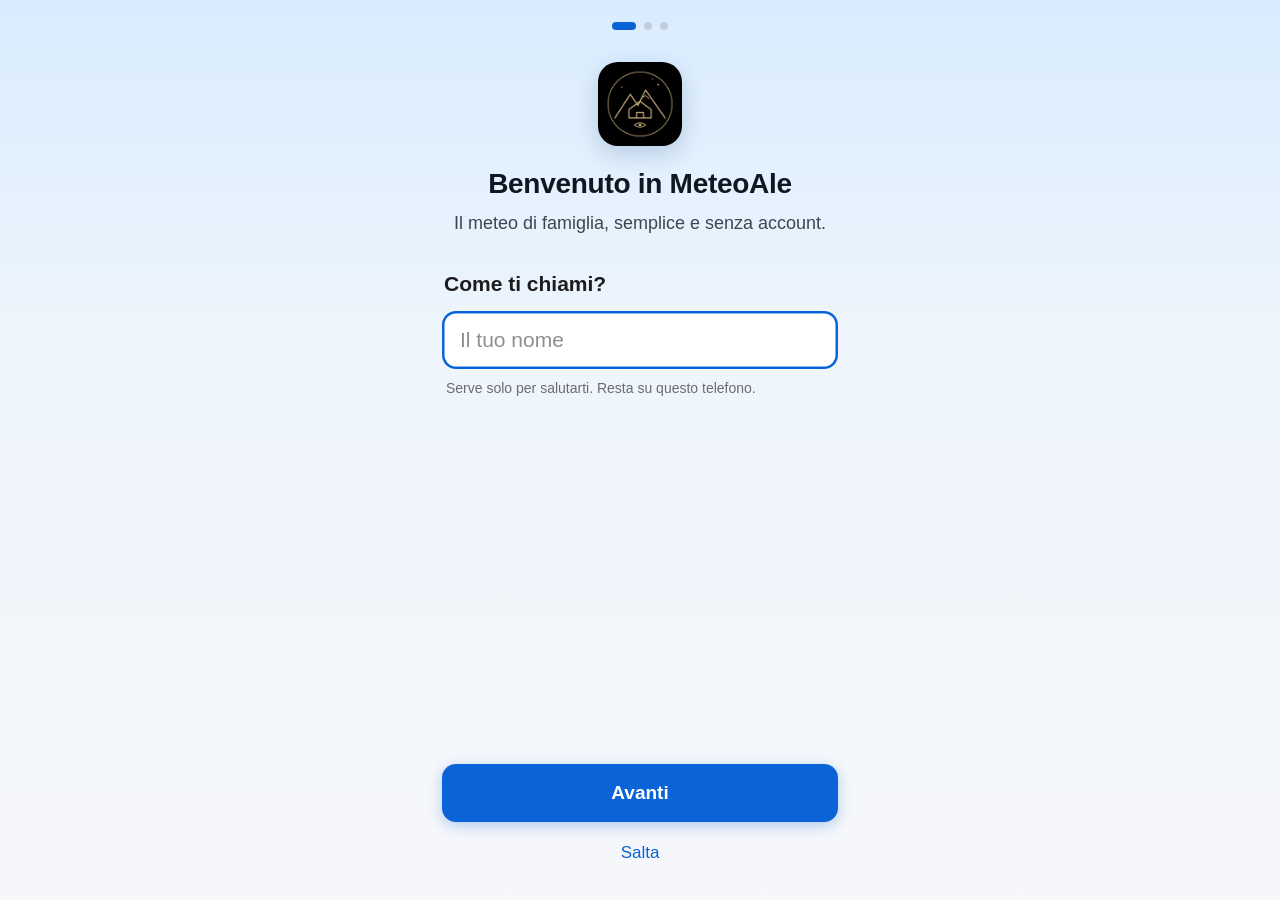
<file: index.html>
<!DOCTYPE html>
<html lang="it" data-stile="classico">
<head>
<meta charset="utf-8">
<meta name="viewport" content="width=device-width, initial-scale=1, viewport-fit=cover">
<meta name="theme-color" content="#000000">
<meta name="apple-mobile-web-app-capable" content="yes">
<meta name="mobile-web-app-capable" content="yes">
<meta name="apple-mobile-web-app-status-bar-style" content="black-translucent">
<meta name="apple-mobile-web-app-title" content="MeteoAle">
<title>MeteoAle</title>
<link rel="manifest" href="manifest.webmanifest">
<link rel="apple-touch-icon" href="icona-180.png">
<link rel="icon" href="icona-180.png">
<script>
/* Stile scelto nelle Impostazioni: la schermata principale è la pagina dello stile (proposte/…).
   Qui restano solo le schermate di dettaglio (#radar, #aria, #uv, #vento, #sole; #mappa = #radar),
   con i colori dello stile (temi.css): data-stile e data-notte su <html> subito, così non lampeggia il nero. */
(function () {
  try {
    var P = { cielo: "proposte/1-cielo.html", chiaro: "proposte/2-chiaro.html", semplice: "proposte/3-semplice.html", scena: "proposte/4-scena.html" };
    var s = (JSON.parse(localStorage.getItem("meteo.impostazioni")) || {}).stile;
    if (s !== "classico" && !P[s]) s = "scena"; /* mai scelto uno stile: si parte dalla Scena animata (come impostazioni.js) */
    var dett = /^#(radar|mappa|aria|uv|vento|sole)$/.test(location.hash);
    if (P[s] && !dett) { location.replace(P[s] + location.search); return; }
    var h = document.documentElement;
    if (P[s]) h.setAttribute("data-stile", s);
    /* giorno o notte dall'ultimo meteo salvato della località attiva (poi lo aggiorna il disegno) */
    var l = JSON.parse(localStorage.getItem("meteo.luoghi")) || [], a = JSON.parse(localStorage.getItem("meteo.attivo")) || 0, x = l[a] || l[0];
    var c = x && JSON.parse(localStorage.getItem("meteo.proto.v3." + (+x.lat).toFixed(2) + "," + (+x.lon).toFixed(2)));
    if (c && c.m && c.m.current && c.m.current.is_day === 0) h.setAttribute("data-notte", "");
  } catch (e) {}
})();
</script>
<link rel="stylesheet" href="temi.css?v=8-202611250749">
<script src="impostazioni.js?v=8-202611250749"></script>
<script src="giorno.js?v=8-202611250749"></script>
<!--
  Home (stile Classico) senza barra in basso: dai riquadri si aprono le schermate di dettaglio,
  con la freccia per tornare indietro: #radar (anche #mappa), #aria, #uv, #vento, #sole.
  Un giorno dei prossimi 10 apre il pop-up giorno.js (ora per ora; dal terzo giorno mattina, pomeriggio, sera).
  Link con località già impostata: index.html?nome=Roma&lat=41.89&lon=12.48#aria
-->
<style>
:root {
  /* nomi storici, ora presi dal tema scelto (temi.css): nel Classico valgono nero, oro, crema, bronzo… */
  --nero: var(--t-bg); --oro: var(--t-accento); --crema: var(--t-testo); --bronzo: var(--t-testo-2);
  --terra: var(--t-testo-3); --riquadro: var(--t-card); --bordo: var(--t-linea); --brace: #3A1F18;
  /* colori dei DATI (convenzioni meteo, mai l'oro): l'oro resta solo per l'interfaccia.
     Sui temi chiari cambia solo la luminosità, per il contrasto. */
  --blu: var(--t-pioggia);   /* pioggia: un solo blu, intensità = probabilità */
  --neve: var(--t-neve);     /* neve: bianco ghiaccio */
  --fulmine: var(--t-fulmine); /* fulmini e temporali */
  --allerta-gialla: #FFD700; --allerta-arancione: #FF8C00; --allerta-rossa: #E3001B; /* stile Meteoalarm */
  --font: var(--t-font);
  --alto-testa: 64px;
}
* { box-sizing: border-box; margin: 0; padding: 0; }
html { background: var(--nero); scrollbar-width: none; }
::-webkit-scrollbar { display: none; }
body {
  font-family: var(--font); color: var(--crema); background: var(--nero);
  -webkit-font-smoothing: antialiased; -webkit-tap-highlight-color: transparent;
  min-height: 100vh; overflow-x: hidden;
}
button { font: inherit; color: inherit; background: none; border: 0; cursor: pointer; text-align: inherit; }
.etichetta { font-size: var(--t-et-size); font-weight: var(--t-et-peso); letter-spacing: var(--t-et-spazio); text-transform: var(--t-et-case); color: var(--t-et-colore); }
.box { background: var(--riquadro); border: 1px solid var(--t-card-bordo); border-radius: var(--t-raggio); padding: 16px; margin-top: 12px;
  box-shadow: var(--t-ombra); -webkit-backdrop-filter: var(--t-blur); backdrop-filter: var(--t-blur); }
.box h2 { font-size: var(--t-h2-size); font-weight: var(--t-h2-peso); letter-spacing: var(--t-h2-spazio); text-transform: var(--t-h2-case); color: var(--t-h2-colore); margin-bottom: 12px; }
.box h2.riga-tit { display: flex; justify-content: space-between; align-items: center; }
.freccia { color: var(--terra); flex: none; }
.nota { font-size: 12px; color: var(--bronzo); line-height: 1.45; }

/* ---------- intestazione ---------- */
#testa {
  /* colori propri dell'intestazione (nella Scena è una striscia di cielo con testo bianco) */
  --oro: var(--t-testa-accento); --bronzo: var(--t-testa-testo-2); --crema: var(--t-testa-testo);
  position: sticky; top: 0; z-index: 5; background: var(--t-testa-bg); border-bottom: 1px solid var(--t-testa-bordo);
  -webkit-backdrop-filter: var(--t-testa-blur); backdrop-filter: var(--t-testa-blur); color: var(--crema);
  padding: calc(env(safe-area-inset-top) + 4px) 8px 4px;
  display: grid; grid-template-columns: 44px 1fr 44px; align-items: center;
}
#btn-luogo { display: flex; flex-direction: column; align-items: center; justify-content: center; min-height: 48px; min-width: 0; padding: 2px 4px; }
#btn-luogo .riga { display: flex; align-items: center; gap: 7px; max-width: 100%; }
#nome-luogo { font-size: var(--t-luogo-size); font-weight: var(--t-luogo-peso); letter-spacing: var(--t-luogo-spazio); text-transform: var(--t-luogo-case); color: var(--oro); white-space: nowrap; overflow: hidden; text-overflow: ellipsis; }
#btn-luogo svg { flex: none; color: var(--bronzo); }
#agg { font-size: 11px; color: var(--bronzo); margin-top: 3px; letter-spacing: .02em; min-height: 13px; }
#puntini { display: flex; gap: 6px; height: 6px; margin-top: 6px; }
#puntini i { width: 5px; height: 5px; border-radius: 50%; background: var(--bronzo); opacity: .45; }
#puntini i.su { opacity: 1; }
#puntini i.su { background: var(--oro); }
#btn-aggiorna { width: 44px; height: 44px; display: grid; place-items: center; color: var(--bronzo); }
#mi-posto { width: 44px; height: 44px; display: grid; place-items: center; color: var(--bronzo); }
#btn-aggiorna.gira svg { animation: gira 1s linear infinite; }
@keyframes gira { to { transform: rotate(360deg); } }

/* ---------- contenuto ---------- */
main { max-width: 560px; margin: 0 auto; padding: 4px 16px calc(env(safe-area-inset-bottom) + 28px); transition: transform .18s ease, opacity .18s ease; }
main.via-sx { transform: translateX(-24px); opacity: 0; }
main.via-dx { transform: translateX(24px); opacity: 0; }
.scheda { display: none; }
.scheda.su { display: block; }
body.in-mappa main { display: none; }

/* stato rete */
.vecchi { font-size: 12px; color: var(--bronzo); background: var(--riquadro); border: 1px dashed var(--terra); border-radius: 10px; padding: 8px 12px; margin-top: 8px; }

/* avvisi */
.avvisi { display: flex; flex-direction: column; gap: 6px; margin-top: 6px; }
.avviso { display: flex; align-items: center; gap: 12px; width: 100%; min-height: 48px; padding: 10px 14px; border-radius: 12px; color: #120d06; text-align: left; }
.avviso.giallo { background: var(--allerta-gialla); }
.avviso.arancione { background: var(--allerta-arancione); }
.avviso.rosso { background: var(--allerta-rossa); color: #fff; }
.avviso.rosso .freccia { color: rgba(255,255,255,.7); }
.avviso svg { width: 22px; height: 22px; flex: none; }
.avviso .t { font-size: 15px; font-weight: 600; line-height: 1.2; }
.avviso .s { font-size: 12px; margin-top: 2px; opacity: .8; }
.avviso .freccia { color: rgba(0,0,0,.45); margin-left: auto; }

/* adesso */
#adesso { display: flex; align-items: center; gap: 10px; margin-top: 10px; }
#adesso .ic { width: 100px; height: 100px; flex: none; }
#temp { font-size: 80px; font-weight: var(--t-peso-grande); line-height: 1; letter-spacing: -.03em; }
#desc { font-size: 17px; margin-top: 4px; }
#minmax { font-size: 13px; color: var(--bronzo); margin-top: 4px; line-height: 1.4; }
.frase { margin-top: 14px; font-size: 19px; line-height: 1.35; font-weight: var(--t-peso-frase, 300); }
.frase b { color: var(--crema); font-weight: 600; }
.frase .gocce { color: var(--blu); }

/* ore */
.ore { display: flex; overflow-x: auto; gap: 4px; scroll-snap-type: x proximity; -webkit-overflow-scrolling: touch; padding-bottom: 4px; scrollbar-width: none; }
.ore::-webkit-scrollbar { display: none; }
.ora { flex: none; width: 54px; text-align: center; scroll-snap-align: start; }
.ora .h { font-size: 12px; color: var(--bronzo); }
.ora .ic { width: 34px; height: 34px; margin: 6px auto 4px; }
.ora .t { font-size: 17px; font-weight: var(--t-peso-valori); }
.ora .p { font-size: 11px; color: var(--blu); height: 14px; margin-top: 4px; }
.ora .barra { height: 3px; background: var(--bordo); border-radius: 2px; margin: 4px 8px 0; overflow: hidden; }
.ora .barra i { display: block; height: 100%; background: var(--blu); }
.ora.notte .h { color: var(--terra); }

/* anteprima radar */
.radar { display: flex; align-items: center; gap: 14px; width: 100%; padding: 12px; }
.radar .mini { width: 92px; height: 64px; flex: none; border-radius: 10px; overflow: hidden; border: 1px solid var(--bordo); }
.radar .tt { font-size: 16px; }
.radar .ss { font-size: 12px; color: var(--bronzo); margin-top: 3px; line-height: 1.35; }

/* riquadri piccoli */
.quattro { display: grid; grid-template-columns: 1fr 1fr; gap: 10px; margin-top: 12px; }
.mini-box { background: var(--riquadro); border: 1px solid var(--t-card-bordo); border-radius: var(--t-raggio);
  box-shadow: var(--t-ombra); -webkit-backdrop-filter: var(--t-blur); backdrop-filter: var(--t-blur); padding: 14px; min-height: 104px; display: flex; flex-direction: column; text-align: left; width: 100%; }
.mini-box .etichetta { display: flex; justify-content: space-between; align-items: center; }
.mini-box .v { font-size: 22px; font-weight: var(--t-peso-valori); margin-top: 8px; line-height: 1.15; }
.mini-box .v small { font-size: 13px; color: var(--bronzo); }
.mini-box .n { font-size: 12px; color: var(--bronzo); margin-top: auto; padding-top: 6px; line-height: 1.35; }
.mini-box .due { display: flex; justify-content: space-between; gap: 6px; margin-top: 8px; }
.mini-box .due div { font-size: 19px; font-weight: var(--t-peso-valori); }
.mini-box .due span { display: block; font-size: 11px; color: var(--bronzo); margin-bottom: 2px; }
/* bordo chiaro: i colori EAQI scuri (960032, 7D2181) sul nero altrimenti spariscono */
.pallino { display: inline-block; width: 10px; height: 10px; border-radius: 50%; margin-right: 7px; vertical-align: 1px; box-shadow: 0 0 0 1px var(--t-anello); }
/* UV: numero in un riquadro col colore OMS, testo scuro (leggibile su tutte e 5 le fasce) */
.uvchip { display: inline-flex; align-items: center; justify-content: center; min-width: 26px; height: 24px; padding: 0 7px; border-radius: 7px;
  font-size: 15px; font-weight: 600; color: #000; line-height: 1; font-variant-numeric: tabular-nums; }
.uvchip-p { height: 16px; min-width: 18px; padding: 0 4px; font-size: 10px; border-radius: 4px; }
.uvchip-g { min-width: 58px; height: 52px; padding: 0 12px; border-radius: 12px; font-size: 36px; font-weight: 500; }

/* giorni */
.giorno { display: grid; grid-template-columns: 76px 30px 32px 1fr 12px; align-items: center; gap: 7px; width: 100%; min-height: 50px; padding: 6px 0; border-top: 1px solid var(--bordo); text-align: left; }
.lista-giorni > :first-child, .lista-giorni > :first-child .giorno { border-top: 0; }
.giorno .gn { font-size: 15px; min-width: 0; }
.giorno .gn small { display: flex; flex-wrap: wrap; align-items: center; gap: 1px 5px; font-size: 11px; color: var(--bronzo); margin-top: 2px; }
.giorno .ic { width: 30px; height: 30px; }
.giorno .p { font-size: 12px; color: var(--blu); text-align: center; }
/* segni piccoli sotto il nome del giorno: neve e temporali, solo quando servono */
.segno { display: inline-flex; align-items: center; gap: 2px; font-size: 11px; line-height: 1; font-variant-numeric: tabular-nums; }
.segno svg { width: 10px; height: 10px; flex: none; }
.segno.neve { color: var(--neve); }
.segno.tuono { color: var(--fulmine); }
.blocco-giorno.aperto .giorno .gn small { color: var(--bronzo); }
.giorno .freccia { transition: transform .2s; }
.blocco-giorno.aperto .giorno .freccia { transform: rotate(90deg); color: var(--oro); }
.blocco-giorno.aperto .giorno .gn { color: var(--oro); }
.scala { display: grid; grid-template-columns: 28px 1fr 28px; align-items: center; gap: 6px; font-size: 15px; }
.scala .mn { color: var(--bronzo); text-align: right; }
.scala .tr { position: relative; height: 4px; background: var(--bordo); border-radius: 2px; }
.scala .tr i { position: absolute; top: 0; bottom: 0; border-radius: 2px; } /* colore: scala delle temperature, da JS */
.dettaglio { padding: 2px 0 16px; }
.dettaglio .sintesi { font-size: 15px; line-height: 1.4; margin-bottom: 10px; }
.griglia { display: grid; grid-template-columns: 1fr 1fr; gap: 14px 12px; margin-top: 14px; }
.griglia .v { font-size: 18px; font-weight: var(--t-peso-valori); margin-top: 3px; display: flex; align-items: center; gap: 6px; }
.griglia .n { font-size: 12px; color: var(--bronzo); margin-top: 2px; }
.luna-ic { width: 22px; height: 22px; flex: none; }
/* blocchi Neve e Temporali nel dettaglio del giorno */
.rischio { margin-top: 16px; padding-top: 12px; border-top: 1px solid var(--bordo); }
.rischio .etichetta { display: flex; align-items: center; gap: 7px; }
.rischio .etichetta svg { width: 13px; height: 13px; flex: none; }
.rischio .griglia { margin-top: 10px; }
.rischio .nota { margin-top: 10px; }
.rischio-vuoto { margin-top: 14px; padding-top: 10px; border-top: 1px solid var(--bordo); font-size: 12px; color: var(--bronzo); line-height: 1.45; }

/* grafici */
.grafico { position: relative; margin-top: 4px; }
.grafico svg { display: block; width: 100%; height: auto; overflow: visible; }
.grafico .hit { fill: transparent; cursor: pointer; }
.lettura { font-size: 12px; color: var(--bronzo); min-height: 18px; margin-bottom: 4px; }
.lettura b { color: var(--crema); font-weight: 500; }
.legenda { display: flex; gap: 6px 12px; flex-wrap: wrap; font-size: 11px; color: var(--bronzo); margin-top: 6px; }
.legenda i { display: inline-block; width: 12px; height: 3px; border-radius: 2px; vertical-align: middle; margin-right: 5px; }

/* aria */
.aqi-testa { display: flex; align-items: center; gap: 16px; }
.aqi-num { font-size: 64px; font-weight: var(--t-peso-grande); line-height: 1; min-width: 78px; }
.aqi-giudizio { font-size: 22px; font-weight: var(--t-peso-valori); }
.aqi-nota { font-size: 14px; color: var(--crema); opacity: .8; margin-top: 4px; line-height: 1.35; }
.aqi-barra { display: flex; height: 6px; border-radius: 3px; overflow: hidden; margin: 16px 0 4px; gap: 2px; }
.aqi-barra span { flex: 1; }
.aqi-barra span.scuro { box-shadow: inset 0 0 0 1px var(--t-anello); }
.aqi-segno { position: relative; height: 10px; }
.aqi-segno i { position: absolute; top: 0; width: 2px; height: 10px; background: var(--crema); transform: translateX(-1px); border-radius: 1px; }
.aqi-scala { display: flex; justify-content: space-between; font-size: 10px; color: var(--terra); }
.aqi-giorni { display: grid; grid-template-columns: repeat(4, 1fr); gap: 6px; margin-top: 12px; }
.aqi-giorni div { min-width: 0; text-align: center; font-size: 11px; color: var(--bronzo); background: var(--t-incavo); border: 1px solid var(--bordo); border-radius: 10px; padding: 7px 2px; }
.aqi-giorni b { display: block; font-size: 12px; line-height: 1.25; font-weight: 400; color: var(--crema); margin-top: 3px; white-space: nowrap; overflow: hidden; text-overflow: ellipsis; }
.aqi-giorni .pallino { width: 7px; height: 7px; margin-right: 4px; }
.inquinanti { display: grid; grid-template-columns: repeat(3, 1fr); gap: 14px 8px; }
.inquinanti .v { font-size: 18px; font-weight: var(--t-peso-valori); }
.inquinanti .v small { font-size: 10px; color: var(--bronzo); }
.inquinanti .n { font-size: 12px; color: var(--crema); margin-top: 2px; }
.inquinanti .s { font-size: 11px; color: var(--bronzo); }
.polline { display: grid; grid-template-columns: 1fr auto 64px; align-items: center; gap: 10px; padding: 9px 0; border-top: 1px solid var(--bordo); }
.polline:first-of-type { border-top: 0; }
.polline .nm { font-size: 15px; }
.polline .lv { font-size: 12px; color: var(--bronzo); text-align: right; }
.polline svg { width: 64px; height: 22px; display: block; }
.uv { display: flex; align-items: center; gap: 14px; }
.uv .w { font-size: 17px; }
.uv-barra { display: flex; height: 6px; border-radius: 3px; overflow: hidden; gap: 2px; margin: 14px 0 4px; }
.uv-barra span { flex: 1; }

/* ---------- mappa ---------- */
#mappa {
  display: none; position: fixed; left: 0; right: 0; top: var(--alto-testa); bottom: 0;
  z-index: 0; isolation: isolate; background: var(--t-mappa-fondo); overflow: hidden;
}
body.in-mappa #mappa { display: block; }
#mappa > .mappa-box { position: absolute; top: 0; right: 0; bottom: 0; left: 0; }
.attesa-mappa { position: absolute; top: 0; right: 0; bottom: 0; left: 0; display: grid; place-items: center; color: var(--bronzo); font-size: 14px; }
.segnaposto { position: absolute; top: 0; right: 0; bottom: 0; left: 0; overflow-y: auto; padding: 16px 16px 20px;
  background:
    radial-gradient(circle at 70% 30%, rgba(127,179,213,.10), transparent 40%),
    radial-gradient(circle at 25% 65%, rgba(127,179,213,.07), transparent 35%),
    repeating-linear-gradient(0deg, transparent 0 39px, var(--bordo) 39px 40px),
    repeating-linear-gradient(90deg, transparent 0 39px, var(--bordo) 39px 40px), var(--t-mappa-fondo); }
.segnaposto .dentro { max-width: 520px; margin: 0 auto; }
.segnaposto h3 { font-size: 22px; font-weight: var(--t-peso-valori); margin-top: 4px; }
.segnaposto p { font-size: 14px; color: var(--bronzo); line-height: 1.45; margin-top: 6px; }
.strati { display: grid; grid-template-columns: 1fr 1fr; gap: 8px; margin-top: 16px; }
.strato { display: flex; gap: 10px; align-items: flex-start; background: var(--t-card-solido); border: 1px solid var(--bordo); border-radius: 12px; padding: 10px; }
.strato svg { width: 22px; height: 22px; flex: none; margin-top: 1px; }
.strato .tt { font-size: 14px; }
.strato .ss { font-size: 11px; color: var(--bronzo); margin-top: 2px; line-height: 1.3; }
.barra-tempo { margin-top: 16px; background: var(--t-card-solido); border: 1px solid var(--bordo); border-radius: 14px; padding: 12px; }
.barra-tempo .su { display: flex; align-items: center; gap: 12px; }
.barra-tempo .play { width: 44px; height: 44px; border-radius: 50%; border: 1px solid var(--oro); display: grid; place-items: center; color: var(--oro); flex: none; }
.barra-tempo .pista { flex: 1; position: relative; height: 30px; }
.barra-tempo .pista .pas { position: absolute; left: 0; width: 40%; top: 14px; height: 3px; background: var(--crema); border-radius: 2px; opacity: .7; }
.barra-tempo .pista .fut { position: absolute; left: 40%; right: 0; top: 14px; height: 0; border-top: 3px dashed var(--terra); }
.barra-tempo .pista .ade { position: absolute; left: 40%; top: 6px; width: 3px; height: 19px; background: var(--oro); border-radius: 2px; transform: translateX(-1px); }
.barra-tempo .pista .lab { position: absolute; top: -2px; font-size: 10px; color: var(--bronzo); }
.barra-tempo .ora-f { font-size: 13px; color: var(--oro); width: 64px; text-align: right; flex: none; }
.chips { display: flex; gap: 6px; margin-top: 10px; overflow-x: auto; scrollbar-width: none; }
.chips::-webkit-scrollbar { display: none; }
.chips span { flex: none; font-size: 12px; padding: 7px 10px; border: 1px solid var(--bordo); border-radius: 18px; color: var(--bronzo); }
.chips span.su { border-color: var(--oro); color: var(--oro); }

/* ---------- schermate di dettaglio (#radar #aria #uv #vento #sole): intestazione con la freccia ---------- */
#testa-d {
  --oro: var(--t-testa-accento); --bronzo: var(--t-testa-testo-2); --crema: var(--t-testa-testo);
  display: none; position: sticky; top: 0; z-index: 5; background: var(--t-testa-bg); border-bottom: 1px solid var(--t-testa-bordo);
  -webkit-backdrop-filter: var(--t-testa-blur); backdrop-filter: var(--t-testa-blur); color: var(--crema);
  padding: calc(env(safe-area-inset-top) + 4px) 8px 4px; grid-template-columns: 48px 1fr 48px; align-items: center; min-height: 56px;
}
body.in-dett #testa { display: none; }
/* saluto con il nome (Impostazioni → Il tuo nome), solo sulla home */
#saluto { text-align: center; font-size: 15px; color: var(--bronzo); letter-spacing: .01em; margin-top: 10px; white-space: nowrap; overflow: hidden; text-overflow: ellipsis; }
body.in-dett #saluto { display: none; }
body.in-dett #testa-d { display: grid; }
#indietro { width: 48px; height: 48px; display: grid; place-items: center; color: var(--crema); border-radius: 50%; }
#indietro svg { width: 44px; height: 44px; }
#indietro:active { background: var(--t-incavo); }
#titolo-d { text-align: center; min-width: 0; }
#titolo-d b { display: block; font-size: 17px; font-weight: var(--t-peso-valori); color: var(--crema); white-space: nowrap; overflow: hidden; text-overflow: ellipsis; }
html[data-stile="chiaro"] #titolo-d b, html[data-stile="scena"] #titolo-d b { font-weight: 700; }
html[data-stile="semplice"] #titolo-d b { font-size: 22px; font-weight: 800; }
#titolo-d span { display: block; font-size: 12px; color: var(--bronzo); margin-top: 2px; white-space: nowrap; overflow: hidden; text-overflow: ellipsis; }
html[data-stile="semplice"] #titolo-d span { font-size: 15px; }
html[data-stile="scena"] #testa-d { text-shadow: 0 1px 2px rgba(0,0,0,.18), 0 2px 14px rgba(10,30,60,.30); }

/* riquadri cliccabili e collegamenti tra le schermate */
button.mini-box { cursor: pointer; }
.vai-link { display: flex; align-items: center; justify-content: space-between; gap: 10px; width: 100%; min-height: 48px; margin-top: 10px;
  padding: 10px 0 0; border-top: 1px solid var(--bordo); color: var(--oro); font-size: 15px; }
.fonte { font-size: 12px; color: var(--bronzo); line-height: 1.5; margin-top: 16px; text-align: center; }
.fonte a { color: var(--bronzo); }
.lista-righe > div, .lista-righe > button { border-top: 1px solid var(--bordo); }
.lista-righe > :first-child { border-top: 0; }

/* aria: sotto-indici e consigli */
.sotto-ind { display: grid; grid-template-columns: 86px 1fr 34px; align-items: center; gap: 10px; padding: 8px 0; }
.sotto-ind .nm { font-size: 14px; }
.sotto-ind .nm small { display: block; font-size: 11px; color: var(--bronzo); margin-top: 1px; }
.sotto-ind .tr { height: 8px; background: var(--t-incavo); border: 1px solid var(--bordo); border-radius: 5px; overflow: hidden; }
.sotto-ind .tr i { display: block; height: 100%; border-radius: 4px; }
.sotto-ind .vv { font-size: 15px; text-align: right; font-variant-numeric: tabular-nums; font-weight: var(--t-peso-valori); }
.sotto-ind.guida .nm { color: var(--oro); font-weight: 600; }
.inq-riga { display: grid; grid-template-columns: 1fr auto; gap: 2px 12px; padding: 10px 0; }
.inq-riga .nm { font-size: 15px; }
.inq-riga .vv { font-size: 17px; text-align: right; font-weight: var(--t-peso-valori); font-variant-numeric: tabular-nums; white-space: nowrap; }
.inq-riga .vv small { font-size: 11px; color: var(--bronzo); font-weight: 400; }
.inq-riga .sp { grid-column: 1 / -1; font-size: 12px; color: var(--bronzo); line-height: 1.4; }
.consiglio { display: grid; grid-template-columns: 28px 1fr; gap: 10px; padding: 10px 0; align-items: start; }
.consiglio svg { width: 24px; height: 24px; color: var(--oro); }
.consiglio b { display: block; font-size: 15px; font-weight: 600; }
.consiglio p { font-size: 14px; line-height: 1.4; margin-top: 2px; }

/* UV: scala OMS */
.oms { display: grid; grid-template-columns: 54px 1fr; gap: 10px; padding: 9px 0; align-items: center; }
.oms .fx { height: 30px; border-radius: 8px; display: grid; place-items: center; color: #000; font-size: 13px; font-weight: 600; }
.oms b { font-size: 15px; font-weight: 600; }
.oms p { font-size: 13px; color: var(--bronzo); line-height: 1.35; margin-top: 1px; }
.oms.qui { background: var(--t-incavo); border-radius: 12px; padding: 9px 8px; margin: 0 -8px; }
.due-col { display: grid; grid-template-columns: 1fr 1fr; gap: 12px; }
.due-col .v { font-size: 26px; font-weight: var(--t-peso-valori); margin-top: 4px; display: flex; align-items: center; gap: 8px; }
.due-col .n { font-size: 12px; color: var(--bronzo); margin-top: 3px; }

/* vento */
.vento-ora { display: grid; grid-template-columns: 128px 1fr; gap: 16px; align-items: center; }
.bussola { width: 128px; height: 128px; }
.vento-ora .gr { font-size: 52px; font-weight: var(--t-peso-grande); line-height: 1; }
.vento-ora .gr small { font-size: 16px; color: var(--bronzo); font-weight: 400; }
.vento-ora .rf { font-size: 15px; margin-top: 6px; }
.vento-ora .dd { font-size: 14px; color: var(--bronzo); margin-top: 3px; }
.beaufort { display: flex; align-items: center; gap: 12px; margin-top: 14px; padding: 10px 12px; border-radius: 12px; background: var(--t-incavo); border: 1px solid var(--bordo); }
.beaufort .num { width: 38px; height: 38px; border-radius: 50%; display: grid; place-items: center; font-size: 18px; font-weight: 600; color: #000; flex: none; }
.beaufort b { display: block; font-size: 16px; font-weight: 600; }
.beaufort p { font-size: 13px; color: var(--bronzo); margin-top: 1px; line-height: 1.35; }
.vg { display: grid; grid-template-columns: 74px 1fr 64px 76px; align-items: center; gap: 8px; min-height: 48px; padding: 4px 0; font-size: 15px; }
.vg .dir { display: flex; align-items: center; gap: 6px; color: var(--bronzo); font-size: 14px; }
.vg .sp, .vg .gu { text-align: right; font-variant-numeric: tabular-nums; }
.vg .gu { display: flex; align-items: center; justify-content: flex-end; gap: 6px; }
.vg small { font-size: 11px; color: var(--bronzo); }
.vg.intesta { min-height: 24px; font-size: 11px; color: var(--bronzo); text-transform: uppercase; letter-spacing: .06em; }

/* sole e luna */
.arco { display: block; width: 100%; height: auto; }
.sg { display: grid; grid-template-columns: 74px 1fr 70px; align-items: center; gap: 10px; min-height: 44px; padding: 4px 0; font-size: 15px; }
.sg .tr { height: 8px; background: var(--t-incavo); border: 1px solid var(--bordo); border-radius: 5px; overflow: hidden; }
.sg .tr i { display: block; height: 100%; background: var(--t-ic-sole); border-radius: 4px; }
.sg .vv { text-align: right; font-variant-numeric: tabular-nums; }
.sg .vv small { display: block; font-size: 11px; color: var(--bronzo); }
.luna-grande { display: flex; align-items: center; gap: 16px; }
.luna-grande svg { width: 84px; height: 84px; flex: none; }
.luna-grande b { display: block; font-size: 20px; font-weight: var(--t-peso-valori); }
.luna-grande p { font-size: 14px; color: var(--bronzo); margin-top: 3px; line-height: 1.4; }

html[data-stile="semplice"] .sotto-ind .nm, html[data-stile="semplice"] .inq-riga .nm, html[data-stile="semplice"] .consiglio b,
html[data-stile="semplice"] .oms b, html[data-stile="semplice"] .vg, html[data-stile="semplice"] .sg, html[data-stile="semplice"] .beaufort b { font-size: 18px; font-weight: 700; }
html[data-stile="semplice"] .inq-riga .sp, html[data-stile="semplice"] .consiglio p, html[data-stile="semplice"] .oms p,
html[data-stile="semplice"] .beaufort p, html[data-stile="semplice"] .due-col .n, html[data-stile="semplice"] .vento-ora .dd,
html[data-stile="semplice"] .luna-grande p, html[data-stile="semplice"] .fonte, html[data-stile="semplice"] .sotto-ind .nm small { font-size: 16px; }
html[data-stile="semplice"] .vg { grid-template-columns: 80px 1fr 64px 84px; }
html[data-stile="semplice"] .vg.intesta { font-size: 14px; text-transform: none; letter-spacing: 0; }
@media (max-width: 370px) {
  .aqi-giorni { grid-template-columns: 1fr 1fr; }
  .vento-ora { grid-template-columns: 108px 1fr; gap: 12px; }
  .bussola { width: 108px; height: 108px; }
  .vento-ora .gr { font-size: 44px; }
  .vg { grid-template-columns: 66px 1fr 56px 72px; gap: 6px; }
}

footer { margin-top: 24px; font-size: 12px; line-height: 1.6; color: var(--terra); text-align: center; }
footer a { color: var(--bronzo); }
#stato { color: var(--bronzo); }

/* ---------- foglio località (si apre dall'alto) ---------- */
#luoghi { position: fixed; top: 0; right: 0; bottom: 0; left: 0; background: var(--t-foglio); color: var(--crema); z-index: 20; overflow-y: auto; visibility: hidden;
  transform: translateY(-100%); transition: transform .25s ease, visibility 0s .25s;
  padding: calc(env(safe-area-inset-top) + 12px) 16px calc(env(safe-area-inset-bottom) + 24px); }
#luoghi.aperto { transform: none; visibility: visible; transition: transform .25s ease; }
#luoghi .dentro { max-width: 560px; margin: 0 auto; }
#luoghi .testa-f { display: flex; justify-content: space-between; align-items: center; min-height: 44px; }
#chiudi { width: 44px; height: 44px; font-size: 26px; color: var(--bronzo); text-align: center; }
#cerca { width: 100%; margin-top: 12px; padding: 14px 16px; font: inherit; font-size: 17px; color: var(--crema);
  background: var(--riquadro); border: 1px solid var(--bordo); border-radius: 12px; outline: none; -webkit-appearance: none; }
#cerca:focus { border-color: var(--terra); }
.lista { margin-top: 12px; }
.voce { display: flex; align-items: center; gap: 10px; width: 100%; min-height: 48px; padding: 10px 4px; border-top: 1px solid var(--bordo); text-align: left; }
.voce .nome { font-size: 16px; }
.voce .sotto { font-size: 12px; color: var(--bronzo); margin-top: 2px; }
.voce .testo { flex: 1; min-width: 0; min-height: 44px; display: flex; flex-direction: column; justify-content: center; }
.voce.attivo .nome { color: var(--oro); }
.voce .tolgo { width: 44px; height: 44px; color: var(--terra); font-size: 20px; flex: none; text-align: center; }
.bottone { margin-top: 12px; width: 100%; min-height: 48px; padding: 12px; border: 1px solid var(--bordo); border-radius: 12px; color: var(--oro); text-align: center; }
#msg-luoghi { font-size: 13px; color: var(--bronzo); margin-top: 10px; min-height: 18px; }
.vuoto { text-align: center; padding: 60px 20px; color: var(--bronzo); line-height: 1.5; }
.vuoto button { margin-top: 16px; min-height: 48px; padding: 12px 22px; border: 1px solid var(--oro); border-radius: 12px; color: var(--oro); }

/* ---------- icone e grafici: colori dal tema ---------- */
.i-sole { stroke: var(--t-ic-sole); }
.i-nube { stroke: var(--t-ic-nube); fill: var(--t-ic-nube-fondo); }
.i-linea { stroke: var(--t-ic-nube); }
.i-goccia { stroke: var(--t-ic-goccia); }
.i-fiocco { fill: var(--t-ic-nube); stroke: none; }
.i-fulmine { stroke: var(--t-fulmine); }

/* ---------- Cielo: il cielo vero dietro tutta l'app (colori da applicaTema) ---------- */
html[data-stile="cielo"] { background: var(--cielo-a); }
html[data-stile="cielo"] body { background: transparent; }
html[data-stile="cielo"] body::before { content: ""; position: fixed; top: 0; right: 0; bottom: 0; left: 0; z-index: -1; pointer-events: none;
  background: linear-gradient(180deg, var(--cielo-a) 0%, var(--cielo-b) 55%, var(--cielo-c) 100%); transition: background 1s ease; }
html[data-stile="cielo"] #temp, html[data-stile="cielo"] .aqi-num { text-shadow: 0 1px 12px rgba(0,0,0,.12); }
html[data-stile="cielo"] .giorno .p, html[data-stile="cielo"] .ora .p { font-weight: 700; }

/* ---------- Scena: striscia di cielo nell'intestazione, testo bianco con un'ombra leggera ---------- */
html[data-stile="scena"] #testa { text-shadow: 0 1px 2px rgba(0,0,0,.18), 0 2px 14px rgba(10,30,60,.30); }
html[data-stile="scena"] .giorno .p, html[data-stile="scena"] .ora .p { font-weight: 700; }

/* ---------- Chiaro: numeri decisi, come la pagina Chiaro ---------- */
html[data-stile="chiaro"] #temp { font-size: 68px; letter-spacing: -.04em; }
html[data-stile="chiaro"] .aqi-num { font-size: 56px; letter-spacing: -.03em; }
html[data-stile="chiaro"] { --t-peso-frase: 500; }

/* ---------- Semplice: testi grandi (almeno 15-17 px) ---------- */
html[data-stile="semplice"] { --t-peso-frase: 600; }
html[data-stile="semplice"] .box { padding: 18px; }
html[data-stile="semplice"] #testa { grid-template-columns: 56px 1fr 56px; padding-top: calc(env(safe-area-inset-top) + 6px); padding-bottom: 6px; }
html[data-stile="semplice"] #btn-aggiorna, html[data-stile="semplice"] #mi-posto .mi-ingranaggio {
  width: 50px; height: 50px; border-radius: 50%; background: #fff; border: 2px solid #E2DDD2; color: var(--crema); }
html[data-stile="semplice"] #btn-aggiorna svg, html[data-stile="semplice"] #mi-posto .mi-ingranaggio svg { width: 24px; height: 24px; }
html[data-stile="semplice"] #mi-posto { width: 56px; height: 56px; }
html[data-stile="semplice"] #agg { font-size: 15px; }
html[data-stile="semplice"] #desc { font-size: 22px; font-weight: 700; }
html[data-stile="semplice"] #minmax { font-size: 17px; }
html[data-stile="semplice"] .frase { font-size: 21px; }
html[data-stile="semplice"] .nota, html[data-stile="semplice"] .lettura, html[data-stile="semplice"] .legenda,
html[data-stile="semplice"] .griglia .n, html[data-stile="semplice"] .mini-box .n, html[data-stile="semplice"] .rischio-vuoto,
html[data-stile="semplice"] .inquinanti .n, html[data-stile="semplice"] .inquinanti .s, html[data-stile="semplice"] .polline .lv,
html[data-stile="semplice"] .aqi-scala, html[data-stile="semplice"] .voce .sotto, html[data-stile="semplice"] #msg-luoghi,
html[data-stile="semplice"] .radar .ss, html[data-stile="semplice"] .avviso .s, html[data-stile="semplice"] footer { font-size: 16px; }
html[data-stile="semplice"] .ora { width: 62px; }
html[data-stile="semplice"] .ora .h { font-size: 16px; font-weight: 700; }
html[data-stile="semplice"] .ora .t { font-size: 21px; }
html[data-stile="semplice"] .ora .p { font-size: 15px; font-weight: 700; height: 18px; }
html[data-stile="semplice"] .giorno { grid-template-columns: minmax(74px, 1fr) 32px 40px minmax(96px, 1fr) 12px; gap: 6px; min-height: 64px; }
html[data-stile="semplice"] .giorno .gn { font-size: 19px; font-weight: 800; }
html[data-stile="semplice"] .giorno .gn small { font-size: 15px; font-weight: 500; }
html[data-stile="semplice"] .giorno .ic { width: 34px; height: 34px; }
html[data-stile="semplice"] .giorno .p { font-size: 15px; font-weight: 700; }
html[data-stile="semplice"] .scala { font-size: 18px; font-weight: 700; grid-template-columns: 30px 1fr 30px; gap: 5px; }
html[data-stile="semplice"] .scala .tr { height: 6px; }
html[data-stile="semplice"] .dettaglio .sintesi { font-size: 19px; }
html[data-stile="semplice"] .griglia .v, html[data-stile="semplice"] .mini-box .v { font-size: 22px; }
html[data-stile="semplice"] .grafico svg text { font-size: 13px; font-weight: 600; }
html[data-stile="semplice"] .aqi-giorni { grid-template-columns: 1fr 1fr; }
html[data-stile="semplice"] .aqi-giorni div { font-size: 16px; padding: 9px 6px; }
html[data-stile="semplice"] .aqi-giorni b { font-size: 17px; font-weight: 700; }
html[data-stile="semplice"] .aqi-nota { font-size: 17px; }
html[data-stile="semplice"] .inquinanti .v { font-size: 21px; }
html[data-stile="semplice"] .inquinanti .v small { font-size: 13px; }
html[data-stile="semplice"] .polline .nm, html[data-stile="semplice"] .uv .w { font-size: 19px; font-weight: 700; }
html[data-stile="semplice"] .mini-box .due div { font-size: 21px; }
html[data-stile="semplice"] .mini-box .due span { font-size: 15px; }
html[data-stile="semplice"] .segno { font-size: 15px; }
html[data-stile="semplice"] .segno svg { width: 13px; height: 13px; }

/* tablet (iPad, anche in orizzontale): niente colonna stretta da telefono, la pagina usa tutta la larghezza */
@media (min-width: 700px) {
  main { max-width: none; padding-left: 28px; padding-right: 28px; }
}
</style>
</head>
<body>

<header id="testa">
  <button id="btn-aggiorna" aria-label="Aggiorna">
    <svg width="20" height="20" viewBox="0 0 24 24" fill="none" stroke="currentColor" stroke-width="1.6" stroke-linecap="round"><path d="M20 12a8 8 0 1 1-2.3-5.7M20 4v5h-5"/></svg>
  </button>
  <button id="btn-luogo" aria-label="Cambia località">
    <span class="riga">
      <span id="nome-luogo">Meteo</span>
      <svg width="12" height="12" viewBox="0 0 12 12" fill="none" stroke="currentColor" stroke-width="1.5"><path d="M2 4l4 4 4-4"/></svg>
    </span>
    <span id="puntini" aria-hidden="true"></span>
    <span id="agg"></span>
  </button>
  <span id="mi-posto"></span>
</header>

<header id="testa-d">
  <button id="indietro" aria-label="Indietro">
    <svg viewBox="0 0 44 44" fill="none" stroke="currentColor" stroke-width="2.6" stroke-linecap="round" stroke-linejoin="round" aria-hidden="true"><path d="M33 22H11M20 12.5L10.5 22l9.5 9.5"/></svg>
  </button>
  <div id="titolo-d"><b></b><span></span></div>
  <span></span>
</header>

<main id="contenuto">
  <div id="saluto" hidden></div>
  <section id="s-oggi" class="scheda"></section>
  <section id="s-aria" class="scheda"></section>
  <section id="s-uv" class="scheda"></section>
  <section id="s-vento" class="scheda"></section>
  <section id="s-sole" class="scheda"></section>
  <footer>
    <div id="stato"></div>
    <div><a href="https://open-meteo.com/" target="_blank" rel="noopener">Weather data by Open-Meteo.com</a> (CC BY 4.0)</div>
    <div>Qualità dell'aria: Copernicus Atmosphere Monitoring Service (CAMS)</div>
    <div>Località: GeoNames · posizione automatica: BigDataCloud</div>
  </footer>
</main>

<div id="mappa"></div>

<div id="luoghi" role="dialog" aria-label="Località">
  <div class="dentro">
    <div class="testa-f"><span class="etichetta">Località</span><button id="chiudi" aria-label="Chiudi">×</button></div>
    <input id="cerca" type="search" placeholder="Cerca un paese o una città" autocomplete="off" enterkeyhint="search">
    <div id="risultati" class="lista"></div>
    <button id="posizione" class="bottone">Posizione automatica (GPS)</button>
    <div id="msg-luoghi"></div>
    <div class="etichetta" style="margin-top:20px">Salvate su questo telefono</div>
    <div id="salvate" class="lista"></div>
    <button id="condividi" class="bottone">Manda il link ai familiari</button>
    <p class="nota" style="margin-top:8px">Il link apre il meteo già sulla località scelta. Niente account: le località restano su ogni telefono.</p>
  </div>
</div>

<script>
"use strict";
const $ = id => document.getElementById(id);
const esc = s => String(s == null ? "" : s).replace(/[&<>"']/g, c => ({ "&": "&amp;", "<": "&lt;", ">": "&gt;", '"': "&quot;", "'": "&#39;" }[c]));

/* ---------- località salvate (solo su questo telefono, condivise con index.html) ---------- */
const CHIAVE_LUOGHI = "meteo.luoghi", CHIAVE_ATTIVO = "meteo.attivo";
const CACHE = "meteo.proto.v3."; /* v3: 10 giorni + ieri (per la luce), UV a cielo sereno, luna, radiazione; aria completa */
let luoghi = leggi(CHIAVE_LUOGHI, []);
let attivo = leggi(CHIAVE_ATTIVO, 0);
if (!Array.isArray(luoghi)) luoghi = [];
if (!(attivo >= 0 && attivo < luoghi.length)) attivo = 0;
function leggi(k, def) { try { const v = JSON.parse(localStorage.getItem(k)); return v == null ? def : v; } catch (e) { return def; } }
function salva() { try { localStorage.setItem(CHIAVE_LUOGHI, JSON.stringify(luoghi)); localStorage.setItem(CHIAVE_ATTIVO, JSON.stringify(attivo)); } catch (e) {} }
function aggiungi(l) {
  /* la posizione automatica è una sola: si aggiorna invece di aggiungerne un'altra */
  const i = l.auto ? luoghi.findIndex(x => x.auto) : luoghi.findIndex(x => !x.auto && Math.abs(x.lat - l.lat) < 0.01 && Math.abs(x.lon - l.lon) < 0.01);
  if (i >= 0 && l.auto) { luoghi[i] = l; attivo = i; salva(); return; }
  if (i >= 0) attivo = i; else { luoghi.push(l); attivo = luoghi.length - 1; }
  salva();
}
const chiaveLuogo = l => l.lat.toFixed(2) + "," + l.lon.toFixed(2);

/* Mappa di base scelta dal link (?base=satellite|notte|rilievo|chiara|topo), per l'anteprima; altrimenti dalle Impostazioni */
const BASE_MAPPA = new URLSearchParams(location.search).get("base");
const baseMappa = () => BASE_MAPPA || (window.MeteoImpostazioni ? MeteoImpostazioni.get().base : undefined);
const stileScelto = () => window.MeteoImpostazioni ? MeteoImpostazioni.get().stile : "classico";
/* Link con località già impostata: ?nome=Roma&lat=41.89&lon=12.48 */
(function daLink() {
  const p = new URLSearchParams(location.search);
  const lat = parseFloat(p.get("lat")), lon = parseFloat(p.get("lon"));
  if (isFinite(lat) && isFinite(lon)) {
    aggiungi({ nome: p.get("nome") || "Località", sotto: "", lat, lon });
    history.replaceState(null, "", location.pathname + location.hash);
  }
})();

/* ---------- testi e icone ---------- */
const CODICI = {
  0: "Cielo sereno", 1: "Prevalentemente sereno", 2: "Parzialmente nuvoloso", 3: "Cielo coperto",
  45: "Nebbia", 48: "Nebbia con brina",
  51: "Pioviggine leggera", 53: "Pioviggine", 55: "Pioviggine intensa", 56: "Pioviggine gelata", 57: "Pioviggine gelata",
  61: "Pioggia debole", 63: "Pioggia moderata", 65: "Pioggia forte", 66: "Pioggia gelata", 67: "Pioggia gelata forte",
  71: "Neve debole", 73: "Neve moderata", 75: "Neve forte", 77: "Granelli di neve",
  80: "Rovesci deboli", 81: "Rovesci di pioggia", 82: "Rovesci violenti", 85: "Rovesci di neve", 86: "Forti rovesci di neve",
  95: "Temporale", 96: "Temporale con grandine", 99: "Temporale con grandine forte"
};
const GIORNI = ["domenica", "lunedì", "martedì", "mercoledì", "giovedì", "venerdì", "sabato"];
const MESI = ["gen", "feb", "mar", "apr", "mag", "giu", "lug", "ago", "set", "ott", "nov", "dic"];
const maiusc = t => t.charAt(0).toUpperCase() + t.slice(1);
const neve = c => (c >= 71 && c <= 77) || c === 85 || c === 86;
const r0 = x => Math.round(x);
const r1 = x => (Math.round(x * 10) / 10).toLocaleString("it-IT");
/* pioggia: un solo blu, più probabile = più pieno */
const opPioggia = p => (0.4 + 0.6 * Math.min(100, Math.max(0, p || 0)) / 100).toFixed(2);
const ora = iso => iso ? iso.substr(11, 5) : "--";
const hh = iso => parseInt(iso.substr(11, 2), 10);
/* italiano: "dalle 15", "dall'1", "da mezzanotte" */
const dalle = h => h === 0 ? "da mezzanotte" : h === 1 ? "dall'1" : "dalle " + h;
const verso = h => h === 0 ? "verso mezzanotte" : h === 1 ? "verso l'1" : "verso le " + h;
const finoAlle = h => h === 0 ? "fino a mezzanotte" : h === 1 ? "fino all'1" : "fino alle " + h;
function nomeGiorno(data, i, corto) {
  if (i === 0) return "Oggi";
  if (i === 1) return "Domani";
  const d = new Date(data + "T12:00:00");
  const g = maiusc(GIORNI[d.getDay()]);
  return corto ? g.substr(0, 3) : g.substr(0, 3) + " " + d.getDate();
}

/* icone nello stile Beppiani Home (stesse del pannello iPad) */
function icona(code, giorno) {
  /* colori dal tema (classi .i-* nel CSS): nel Classico sole e luna oro, nuvole crema, pioggia blu, fulmine giallo */
  const sole = '<g class="i-sole"><circle cx="32" cy="32" r="10"/>' +
    '<path d="M32 10v6M32 48v6M10 32h6M48 32h6M16.4 16.4l4.3 4.3M43.3 43.3l4.3 4.3M16.4 47.6l4.3-4.3M43.3 20.7l4.3-4.3"/></g>';
  const luna = '<path class="i-sole" d="M38 12a20 20 0 1 0 14 30a16 16 0 1 1 -14 -30z"/>';
  const soleP = '<g transform="translate(-8 -8) scale(.75)">' + sole + '</g>';
  const lunaP = '<g transform="translate(-6 -6) scale(.7)">' + luna + '</g>';
  const nuvola = y => '<path class="i-nube" transform="translate(0 ' + y + ')" d="M20 44h26a9 9 0 0 0 0-18a13 13 0 0 0-25-2a10 10 0 0 0-1 20z"/>';
  const gocce = n => '<path class="i-goccia" d="' + (n === 2 ? "M27 50l-3 6M39 50l-3 6" : "M24 50l-3 7M33 50l-3 7M42 50l-3 7") + '"/>';
  const fiocchi = '<g class="i-fiocco"><circle cx="24" cy="53" r="2"/><circle cx="33" cy="57" r="2"/><circle cx="42" cy="53" r="2"/></g>';
  let x;
  if (code === 0) x = giorno ? sole : luna;
  else if (code === 1 || code === 2) x = (giorno ? soleP : lunaP) + nuvola(4);
  else if (code === 3) x = nuvola(0);
  else if (code === 45 || code === 48) x = nuvola(-6) + '<path class="i-linea" d="M14 48h36M18 54h28"/>';
  else if (code >= 51 && code <= 57) x = nuvola(-6) + gocce(2);
  else if ((code >= 61 && code <= 67) || (code >= 80 && code <= 82)) x = nuvola(-6) + gocce(3);
  else if (neve(code)) x = nuvola(-6) + fiocchi;
  else if (code >= 95) x = nuvola(-6) + '<path class="i-fulmine" d="M34 44l-6 9h7l-5 9"/>';
  else x = nuvola(0);
  return '<svg viewBox="0 0 64 64" fill="none" stroke-width="2.2" stroke-linecap="round" stroke-linejoin="round" style="width:100%;height:100%">' + x + '</svg>';
}
const FRECCIA = '<svg class="freccia" width="12" height="12" viewBox="0 0 12 12" fill="none" stroke="currentColor" stroke-width="1.6" stroke-linecap="round"><path d="M4.5 2.5L8 6l-3.5 3.5"/></svg>';
const IC_AVVISO = {
  fulmine: '<svg viewBox="0 0 24 24" fill="none" stroke="currentColor" stroke-width="2" stroke-linecap="round" stroke-linejoin="round"><path d="M13 2L5 13.5h6L10 22l8-11.5h-6z"/></svg>',
  vento: '<svg viewBox="0 0 24 24" fill="none" stroke="currentColor" stroke-width="2" stroke-linecap="round"><path d="M3 8.5h10.5a3 3 0 1 0-3-3"/><path d="M3 12.5h15a3 3 0 1 1-3 3"/><path d="M3 16.5h7"/></svg>',
  aria: '<svg viewBox="0 0 24 24" fill="none" stroke="currentColor" stroke-width="2" stroke-linecap="round"><circle cx="7" cy="8" r="2.5"/><circle cx="16" cy="7" r="1.8"/><circle cx="13" cy="15" r="3"/><circle cx="5.5" cy="17" r="1.5"/></svg>',
  sole: '<svg viewBox="0 0 24 24" fill="none" stroke="currentColor" stroke-width="2" stroke-linecap="round"><circle cx="12" cy="12" r="4"/><path d="M12 2.5v2.5M12 19v2.5M2.5 12H5M19 12h2.5M5.3 5.3l1.8 1.8M16.9 16.9l1.8 1.8M5.3 18.7l1.8-1.8M16.9 7.1l1.8-1.8"/></svg>'
};

/* fase lunare: 0 = nuova, 0,5 = piena */
function luna(f) {
  if (f < 0.03 || f > 0.97) return "Luna nuova";
  if (f < 0.22) return "Luna crescente";
  if (f < 0.28) return "Primo quarto";
  if (f < 0.47) return "Gibbosa crescente";
  if (f <= 0.53) return "Luna piena";
  if (f < 0.72) return "Gibbosa calante";
  if (f < 0.78) return "Ultimo quarto";
  return "Luna calante";
}
function iconaLuna(f) {
  const k = Math.cos(2 * Math.PI * f); /* 1 nuova, -1 piena */
  const rx = Math.abs(k) * 10, lato = f < 0.5 ? 1 : 0;
  const d = "M12 2 A10 10 0 0 " + lato + " 12 22 A" + rx + " 10 0 0 " + (k > 0 ? 1 - lato : lato) + " 12 2z";
  return '<svg class="luna-ic" viewBox="0 0 24 24"><circle cx="12" cy="12" r="10" style="fill:var(--t-luna-buio)"/><path d="' + d + '" style="fill:var(--t-luna-luce)"/></svg>';
}
const VENTI = ["N", "NE", "E", "SE", "S", "SO", "O", "NO"];
const ventoDa = g => VENTI[Math.round(((g % 360) + 360) % 360 / 45) % 8];
const frecciaVento = g => '<svg width="14" height="14" viewBox="0 0 24 24" style="transform:rotate(' + (g + 180) + 'deg);flex:none" fill="none" stroke="currentColor" stroke-width="2.2" stroke-linecap="round" stroke-linejoin="round"><path d="M12 20V4M6 10l6-6 6 6"/></svg>';
/* Indice UV: fasce e colori OMS (1-2 basso, 3-5 moderato, 6-7 alto, 8-10 molto alto, 11+ estremo).
   La fascia si calcola sul numero arrotondato, così riquadro e parola dicono sempre la stessa cosa. */
const UV_FASCE = [
  { da: 0, nome: "basso", col: "#3EA72D" }, { da: 3, nome: "moderato", col: "#FFF300" }, { da: 6, nome: "alto", col: "#F18B00" },
  { da: 8, nome: "molto alto", col: "#E53210" }, { da: 11, nome: "estremo", col: "#B567A4" }
];
function uvFascia(u) { const n = Math.round(u || 0); let f = UV_FASCE[0]; UV_FASCE.forEach(x => { if (n >= x.da) f = x; }); return f; }
function uvTesto(u) { return uvFascia(u).nome; }
const uvChip = (u, misura) => '<span class="uvchip' + (misura ? " uvchip-" + misura : "") + '" style="background:' + uvFascia(u).col + '">' + r0(u || 0) + '</span>';
function uvConsiglio(u) { const n = Math.round(u || 0); return n < 3 ? "Nessuna protezione necessaria." : n < 6 ? "Occhiali da sole e crema nelle ore centrali." : n < 8 ? "Crema, cappello e ombra tra le 12 e le 16." : "Evitare il sole nelle ore centrali, crema alta e cappello."; }

/* Scala delle temperature (OpenWeatherMap TA2, estesa): colore per °C, interpolato tra i punti */
const SCALA_T = [[-40, "#821692"], [-30, "#8257DB"], [-20, "#208CEC"], [-10, "#20C4E8"], [0, "#23DDDD"], [10, "#C2FF28"],
  [20, "#FFF028"], [25, "#FFC228"], [30, "#FC8014"], [35, "#E8361E"], [40, "#9E0B26"]];
const rgb = h => [1, 3, 5].map(i => parseInt(h.substr(i, 2), 16));
function colT(t) {
  if (t <= SCALA_T[0][0]) return SCALA_T[0][1];
  for (let i = 1; i < SCALA_T.length; i++) {
    const [t1, c1] = SCALA_T[i];
    if (t <= t1) {
      const [t0, c0] = SCALA_T[i - 1], k = (t - t0) / (t1 - t0), a = rgb(c0), b = rgb(c1);
      return "rgb(" + a.map((v, j) => Math.round(v + (b[j] - v) * k)).join(",") + ")";
    }
  }
  return SCALA_T[SCALA_T.length - 1][1];
}
/* punti di colore tra due temperature (con i punti intermedi della scala, così 0→20 non diventa fango) */
function fermateT(a, b) {
  const out = [[0, colT(a)]];
  if (b - a > 0.01) SCALA_T.forEach(([t]) => { if (t > a && t < b) out.push([(t - a) / (b - a), colT(t)]); });
  out.push([1, colT(b)]);
  return out;
}
const gradienteT = (a, b) => "linear-gradient(90deg," + fermateT(a, b).map(([o, c]) => c + " " + (o * 100).toFixed(1) + "%").join(",") + ")";
const durata = s => { const m = Math.round(s / 60); return Math.floor(m / 60) + " h " + String(m % 60).padStart(2, "0"); };

/* indice europeo della qualità dell'aria (fasce della documentazione Open-Meteo) */
const AQI = [
  { max: 20, nome: "Buona", col: "#50F0E6", nota: "Aria pulita, nessuna precauzione." },
  { max: 40, nome: "Discreta", col: "#50CCAA", nota: "Va bene per tutti." },
  { max: 60, nome: "Moderata", col: "#F0E641", nota: "Chi è sensibile può ridurre lo sforzo all'aperto." },
  { max: 80, nome: "Scadente", col: "#FF5050", nota: "Meglio limitare l'attività fisica intensa all'aperto." },
  { max: 100, nome: "Molto scadente", col: "#960032", nota: "Ridurre le attività all'aperto, soprattutto bambini e anziani." },
  { max: Infinity, nome: "Pessima", col: "#7D2181", nota: "Evitare le attività all'aperto." }
];
const fascia = v => AQI.find(a => v <= a.max);
const POLLINI = { grass_pollen: "Graminacee", birch_pollen: "Betulla", alder_pollen: "Ontano", olive_pollen: "Olivo", mugwort_pollen: "Artemisia", ragweed_pollen: "Ambrosia" };
/* soglie indicative uguali per tutti i pollini (granuli/m³): da tarare */
const livelloPolline = v => v < 10 ? "basso" : v < 50 ? "medio" : "alto";

/* ---------- stato ---------- */
const S = { rotta: "", interno: false, scrollCasa: 0, dati: {}, neve: {}, mappa: { stato: "da-caricare", chiave: null } };

/* ---------- dati: 1 chiamata meteo + 1 chiamata aria per aggiornamento ---------- */
const URL_METEO = "https://api.open-meteo.com/v1/forecast";
const URL_ARIA = "https://air-quality-api.open-meteo.com/v1/air-quality";
const FRESCO = 10 * 60 * 1000;
async function scarica(url) {
  const r = await fetch(url);
  if (!r.ok) throw new Error("HTTP " + r.status);
  return r.json();
}
function urlMeteo(l) {
  /* past_days=1 solo per sapere quanta luce c'era ieri: il giorno di ieri si toglie subito (normalizza) */
  return URL_METEO + "?latitude=" + l.lat + "&longitude=" + l.lon + "&timezone=auto" +
    "&current=temperature_2m,apparent_temperature,relative_humidity_2m,weather_code,is_day,precipitation,wind_speed_10m,wind_direction_10m,wind_gusts_10m,pressure_msl,uv_index" +
    "&hourly=temperature_2m,precipitation_probability,precipitation,weather_code,is_day,wind_speed_10m,wind_gusts_10m,wind_direction_10m,uv_index,uv_index_clear_sky," +
    "snowfall,snowfall_height,freezing_level_height,cape,lightning_potential" +
    "&daily=weather_code,temperature_2m_max,temperature_2m_min,precipitation_probability_max,precipitation_sum,sunrise,sunset,daylight_duration,sunshine_duration," +
    "uv_index_max,uv_index_clear_sky_max,moon_phase,moonrise,moonset,shortwave_radiation_sum,wind_speed_10m_max,wind_gusts_10m_max,wind_direction_10m_dominant," +
    "snowfall_sum,cape_max" +
    "&past_days=1&forecast_days=10";
}
/* toglie ieri dagli array (così l'indice 0 è sempre oggi) e tiene a parte la durata del giorno di ieri */
function normalizza(m) {
  if (!m || !m.daily || !m.hourly || !m.current) return m;
  const oggi = m.current.time.substr(0, 10), d = m.daily, h = m.hourly;
  const k = d.time.indexOf(oggi), j = h.time.indexOf(oggi + "T00:00");
  if (k > 0) {
    m.ieri = { data: d.time[k - 1], daylight_duration: d.daylight_duration ? d.daylight_duration[k - 1] : null };
    Object.keys(d).forEach(x => { if (Array.isArray(d[x])) d[x] = d[x].slice(k); });
  }
  if (j > 0) Object.keys(h).forEach(x => { if (Array.isArray(h[x])) h[x] = h[x].slice(j); });
  return m;
}
/* aria: indice europeo, i 5 sotto-indici, gli inquinanti, UV; ora per ora indice e pollini (4 giorni: in Europa CAMS arriva a 4) */
const SOTTO_IND = [["european_aqi_pm2_5", "PM2.5"], ["european_aqi_pm10", "PM10"], ["european_aqi_nitrogen_dioxide", "NO₂"],
  ["european_aqi_ozone", "Ozono"], ["european_aqi_sulphur_dioxide", "SO₂"]];
const INQUINANTI = ["pm2_5", "pm10", "nitrogen_dioxide", "ozone", "sulphur_dioxide", "carbon_monoxide", "dust", "aerosol_optical_depth", "ammonia"];
function urlAria(l) {
  return URL_ARIA + "?latitude=" + l.lat + "&longitude=" + l.lon + "&timezone=auto" +
    "&current=european_aqi," + SOTTO_IND.map(x => x[0]).join(",") + "," + INQUINANTI.join(",") + ",uv_index" +
    "&hourly=european_aqi," + Object.keys(POLLINI).join(",") + "&forecast_days=4";
}
/* il pop-up dei giorni (giorno.js) usa gli stessi dati, senza scaricarli di nuovo */
function passaAlGiorno(l, d) { try { if (window.MeteoGiorno && d && d.m) MeteoGiorno.metti(l.lat, l.lon, d.m, d.t); } catch (e) {} }
async function carica(forza) {
  const l = luoghi[attivo];
  intestazione();
  if (!l) { disegnaTutto(); return; }
  const k = chiaveLuogo(l);
  if (!S.dati[k]) { const c = leggi(CACHE + k, null); if (c && c.m && c.m.hourly) { S.dati[k] = Object.assign(c, { daCache: true }); passaAlGiorno(l, c); } }
  disegnaTutto();
  const d = S.dati[k];
  if (!forza && d && !d.daCache && Date.now() - d.t < FRESCO) return;
  $("btn-aggiorna").classList.add("gira");
  /* come Promise.allSettled, ma compatibile con iOS 12 (iPad vecchi): altrimenti il caricamento resta fermo */
  const [m, a] = await Promise.all([scarica(urlMeteo(l)), scarica(urlAria(l))].map(p => p.then(value => ({ status: "fulfilled", value }), reason => ({ status: "rejected", reason }))));
  $("btn-aggiorna").classList.remove("gira");
  if (m.status !== "fulfilled") {
    if (d) d.offline = true;
    else S.dati[k] = { errore: true };
    if (luoghi[attivo] === l) disegnaTutto();
    return;
  }
  const nuovo = { m: normalizza(m.value), a: a.status === "fulfilled" ? a.value : (d && d.a) || null, t: Date.now() };
  try { localStorage.setItem(CACHE + k, JSON.stringify(nuovo)); } catch (e) {}
  S.dati[k] = nuovo;
  passaAlGiorno(l, nuovo);
  if (luoghi[attivo] === l) disegnaTutto();
}
function quando(t) {
  const d = new Date(t);
  return d.getDate() + " " + MESI[d.getMonth()] + " alle " + d.toLocaleTimeString("it-IT", { hour: "2-digit", minute: "2-digit" });
}
function datiAttivi() { const l = luoghi[attivo]; return l ? S.dati[chiaveLuogo(l)] : null; }

/* ---------- probabilità di neve: modello a insieme ICON (40 scenari), da giorno.js (stesso calcolo e stessa copia) ----------
   Si chiede solo se nei prossimi 7 giorni la neve è plausibile; serve per il segno ❄ nella lista dei giorni. */
function assicuraNeve(m) {
  const l = luoghi[attivo]; if (!l || !m || !window.MeteoGiorno || !MeteoGiorno.probNeve) return;
  const k = chiaveLuogo(l), c = S.neve[k];
  if (c && (c.inCorso || Date.now() - c.t < 30 * 60 * 1000)) return;
  const d = m.daily, h = m.hourly, el = m.elevation != null ? m.elevation : 0;
  let plaus = false;
  for (let i = 0; i < Math.min(7, d.time.length); i++) if ((d.snowfall_sum && d.snowfall_sum[i] > 0) || neve(d.weather_code[i])) plaus = true;
  if (!plaus) for (let i = 0; i < Math.min(h.time.length, 168); i++) {
    const q = h.snowfall_height && h.snowfall_height[i];
    if ((h.precipitation[i] || 0) >= 0.1 && q != null && q <= el + 400) { plaus = true; break; }
  }
  if (!plaus) return;
  S.neve[k] = { t: 0, prob: null, inCorso: true };
  MeteoGiorno.probNeve(l.lat, l.lon).then(prob => {
    S.neve[k] = { t: Date.now(), prob };
    const l2 = luoghi[attivo], D = datiAttivi();
    if (prob && l2 && chiaveLuogo(l2) === k && D && D.m) { try { $("s-oggi").innerHTML = disegnaOggi(D); } catch (e) { console.error(e); } }
  });
}
function neveDelGiorno(data) {
  const l = luoghi[attivo], e = l && S.neve[chiaveLuogo(l)];
  return e && e.prob && e.prob[data] ? e.prob[data] : null;
}

/* ---------- neve e temporali di un giorno (dati del modello deterministico + probabilità dall'insieme) ---------- */
const SVG_NEVE = '<svg viewBox="0 0 24 24" fill="none" stroke="currentColor" stroke-width="2.4" stroke-linecap="round"><path d="M12 2.5v19M3.8 7.25l16.4 9.5M3.8 16.75l16.4-9.5"/></svg>';
const SVG_TUONO = '<svg viewBox="0 0 24 24" fill="currentColor"><path d="M13.5 1.5L4.5 13.5h6.5L9.5 22.5l10-13h-6.5z"/></svg>';
const LIV_TEMPORALI = ["basso", "moderato", "alto", "molto alto"];
function infoGiorno(m, gi) {
  const d = m.daily, h = m.hourly, data = d.time[gi];
  const idx = []; h.time.forEach((t, i) => { if (t.startsWith(data)) idx.push(i); });
  const val = (arr, i) => arr && arr[i] != null ? arr[i] : null;
  /* neve */
  const cm = d.snowfall_sum && d.snowfall_sum[gi] != null ? d.snowfall_sum[gi] : null;
  const ens = neveDelGiorno(data);
  let quota = null, zero = null;
  idx.forEach(i => {
    const q = val(h.snowfall_height, i), z = val(h.freezing_level_height, i);
    if ((h.precipitation[i] || 0) >= 0.1 && q != null) quota = quota == null ? q : Math.min(quota, q); /* quota neve: conta solo quando precipita */
    if (z != null) zero = zero == null ? z : Math.min(zero, z);
  });
  const quota_vicina = quota != null && m.elevation != null && quota <= m.elevation + 800;
  const neveSegno = (ens && ens.p >= 10) ? ens.p + "%" : (cm != null && cm >= 0.5) ? r0(Math.max(1, cm)) + " cm" : "";
  const neveBlocco = (cm != null && cm >= 0.1) || (ens && ens.p >= 10);
  const soloQuota = !neveBlocco && quota_vicina; /* pioggia qui, neve poco più su: basta una riga */
  /* temporali: codici 95-99 nelle ore del giorno + CAPE massimo (indicativo) + potenziale fulmini (solo ~48 h, zona ICON-D2) */
  let t1 = -1, t2 = -1, grandine = false, lpi = null;
  idx.forEach(i => {
    const c = h.weather_code[i];
    if (c >= 95) { if (t1 < 0) t1 = i; t2 = i; if (c >= 96) grandine = true; }
    const v = val(h.lightning_potential, i); if (v != null) lpi = Math.max(lpi || 0, v);
  });
  const temporale = t1 >= 0 || d.weather_code[gi] >= 95;
  if (d.weather_code[gi] >= 96) grandine = true;
  const cape = d.cape_max && d.cape_max[gi] != null ? d.cape_max[gi] : null;
  const livCape = cape == null ? 0 : cape < 300 ? 0 : cape < 1000 ? 1 : cape < 2500 ? 2 : 3;
  const liv = Math.max(livCape, temporale ? (grandine ? 2 : 1) : 0);
  return {
    cm, ens, quota, zero, neveSegno, neveBlocco, soloQuota,
    temporale, grandine, t1, t2, lpi, cape, liv,
    tuonoSegno: temporale || (cape != null && cape >= 1000),
    tuonoBlocco: temporale || (cape != null && cape >= 300) || (lpi != null && lpi > 0),
    raffiche: d.wind_gusts_10m_max ? d.wind_gusts_10m_max[gi] : null
  };
}

/* indice dell'ora attuale negli array orari (che partono dalle 00:00 di oggi) */
function indiceOra(times, iso) { const i = times.indexOf(iso.substr(0, 13) + ":00"); return i < 0 ? 0 : i; }

/* ---------- avvisi calcolati dai dati (prossime 24 ore) ----------
   Livelli in stile Meteoalarm: giallo, arancione, rosso. Soglie:
   temporale (95) giallo, con grandine (96/99) arancione; raffiche 50-70 giallo, 70-90 arancione, oltre 90 rosso;
   aria (EAQI) 60-80 giallo, 80-100 arancione, oltre 100 rosso; UV 8-10 giallo, 11+ arancione. */
const LIVELLI = ["giallo", "arancione", "rosso"];
function calcolaAvvisi(m, a) {
  const h = m.hourly, i0 = indiceOra(h.time, m.current.time), oggi = m.current.time.substr(0, 10);
  const fine = Math.min(h.time.length, i0 + 24);
  const pre = iso => iso.substr(0, 10) !== oggi ? "domani " : "";
  const out = [];
  /* temporali */
  let t1 = -1, t2 = -1, grandine = false;
  for (let i = i0; i < fine; i++) if (h.weather_code[i] >= 95) { if (t1 < 0) t1 = i; t2 = i; if (h.weather_code[i] >= 96) grandine = true; }
  if (t1 >= 0) out.push({ liv: grandine ? 1 : 0, ic: "fulmine", vai: "radar",
    t: (grandine ? "Temporali con grandine " : "Temporali ") + (t1 === i0 ? "adesso" : pre(h.time[t1]) + dalle(hh(h.time[t1]))),
    s: maiusc(finoAlle((hh(h.time[t2]) + 1) % 24)) + " circa · guarda il radar" });
  /* raffiche */
  let gM = -1, gI = -1;
  for (let i = i0; i < fine; i++) { const g = h.wind_gusts_10m && h.wind_gusts_10m[i]; if (g != null && g > gM) { gM = g; gI = i; } }
  if (gM >= 50) out.push({ liv: gM > 90 ? 2 : gM >= 70 ? 1 : 0, ic: "vento", vai: "vento",
    t: "Raffiche fino a " + r0(gM) + " km/h", s: maiusc(pre(h.time[gI]) + verso(hh(h.time[gI]))) + (h.wind_direction_10m ? " · da " + ventoDa(h.wind_direction_10m[gI]) : "") });
  /* aria */
  if (a && a.hourly && a.hourly.european_aqi) {
    const ah = a.hourly, j0 = indiceOra(ah.time, m.current.time);
    let q1 = -1, qM = 0;
    for (let j = j0; j < Math.min(ah.time.length, j0 + 24); j++) { const v = ah.european_aqi[j]; if (v != null && v > 60) { if (q1 < 0) q1 = j; qM = Math.max(qM, v); } }
    if (q1 >= 0) out.push({ liv: qM > 100 ? 2 : qM > 80 ? 1 : 0, ic: "aria", vai: "aria",
      t: "Aria " + fascia(qM).nome.toLowerCase() + " " + (q1 === j0 ? "adesso" : pre(ah.time[q1]) + dalle(hh(ah.time[q1]))),
      s: "Indice fino a " + r0(qM) + " · limitare lo sforzo all'aperto" });
  }
  /* UV (arrotondato come nel riquadro) */
  let uM = -1, uI = -1;
  for (let i = i0; i < fine; i++) { const u = h.uv_index && h.uv_index[i]; if (u != null && u > uM) { uM = u; uI = i; } }
  if (Math.round(uM) >= 8) out.push({ liv: Math.round(uM) >= 11 ? 1 : 0, ic: "sole", vai: "uv",
    t: "UV " + uvTesto(uM) + " " + pre(h.time[uI]) + verso(hh(h.time[uI])), s: "Indice " + r0(uM) + " · crema, cappello e ombra" });
  /* il più grave in alto */
  return out.map((x, k) => Object.assign(x, { col: LIVELLI[x.liv], k })).sort((x, y) => y.liv - x.liv || x.k - y.k);
}

/* ---------- frase sulla pioggia ---------- */
function frasePioggia(m) {
  const h = m.hourly, c = m.current, i0 = indiceOra(h.time, c.time);
  const piove = i => (h.precipitation_probability[i] || 0) >= 50 || (h.precipitation[i] || 0) >= 0.3;
  const cosa = i => neve(h.weather_code[i]) ? "neve" : "pioggia";
  const fine = Math.min(h.time.length, i0 + 12);
  if (c.precipitation > 0 || piove(i0)) {
    for (let j = i0 + 1; j < fine; j++) if (!piove(j)) return '<span class="gocce">' + maiusc(cosa(i0)) + '</span> adesso, smette <b>' + verso(hh(h.time[j])) + '</b>.';
    return '<span class="gocce">' + maiusc(cosa(i0)) + '</span> per tutte le prossime ore.';
  }
  /* Il cielo dice pioviggine/pioggia/neve ma la quantità è minima: non dire "niente pioggia" */
  const cc = c.weather_code;
  if ((cc >= 51 && cc <= 67) || (cc >= 71 && cc <= 86) || cc >= 95) {
    const ora = '<span class="gocce">' + (CODICI[cc] || "Precipitazioni deboli") + '</span> adesso';
    for (let j = i0 + 1; j < fine; j++) if (piove(j)) return ora + ', di nuovo ' + cosa(j) + ' <b>' + verso(hh(h.time[j])) + '</b> (' + (h.precipitation_probability[j] || 0) + '%).';
    return ora + ', poi asciutto nelle prossime 12 ore.';
  }
  for (let j = i0 + 1; j < fine; j++) if (piove(j)) return 'Asciutto <b>' + finoAlle(hh(h.time[j])) + '</b>, poi <span class="gocce">' + cosa(j) + '</span> (' + (h.precipitation_probability[j] || 0) + '%).';
  return 'Niente pioggia nelle prossime 12 ore.';
}

/* ---------- disegno ---------- */
function intestazione() {
  const l = luoghi[attivo];
  $("nome-luogo").textContent = l ? l.nome : "Meteo";
  $("puntini").innerHTML = luoghi.length > 1 ? luoghi.map((x, i) => '<i class="' + (i === attivo ? "su" : "") + '"></i>').join("") : "";
  misura();
}
const SEZIONI = ["s-oggi", "s-aria", "s-uv", "s-vento", "s-sole"];
function tutte(html) { SEZIONI.forEach(id => { $(id).innerHTML = html; }); }
function disegnaTutto() {
  const d = datiAttivi();
  const l = luoghi[attivo];
  if (!l) {
    tutte('<div class="vuoto">Scegli la tua località per vedere il meteo.<br><button onclick="apri()">Scegli località</button></div>');
    $("stato").textContent = "";
  } else if (!d) {
    tutte('<div class="vuoto">Carico il meteo…</div>');
  } else if (d.errore) {
    tutte('<div class="vuoto">Meteo non disponibile in questo momento.<br>Controlla la connessione e riprova.</div>');
  } else {
    [["s-oggi", disegnaOggi], ["s-aria", disegnaAria], ["s-uv", disegnaUV], ["s-vento", disegnaVento], ["s-sole", disegnaSole]].forEach(([id, f]) => {
      try { $(id).innerHTML = f(d); }
      catch (e) { console.error(e); $(id).innerHTML = '<div class="vuoto">Errore nel disegno dei dati.</div>'; }
    });
    $("stato").textContent = d.offline ? "Senza connessione: dati del " + quando(d.t) : (d.daCache ? "Ultimo aggiornamento: " : "Aggiornato il ") + quando(d.t);
  }
  titoloDettaglio();
  /* ora dell'ultimo aggiornamento, sempre visibile sotto il nome della località */
  if (!l || !d || d.errore) $("agg").textContent = (l && !d) ? "Aggiornamento…" : "";
  else {
    const dt = new Date(d.t), oggi = dt.toDateString() === new Date().toDateString();
    const hm = dt.toLocaleTimeString("it-IT", { hour: "2-digit", minute: "2-digit" });
    const q = oggi ? "alle " + hm : "il " + quando(d.t);
    $("agg").textContent = d.offline ? "Senza rete · dati " + q : "Aggiornato " + q;
  }
  applicaTema(d && d.m);
  if (S.rotta === "radar") mostraMappa();
  if (d && d.m) assicuraNeve(d.m);
}

/* ---------- tema (temi.css): stile scelto, giorno/notte e colori del cielo dal meteo attuale ----------
   Cielo: sfondo come il cielo vero (stessa tavolozza della pagina Cielo, semplificata).
   Scena: striscia di cielo nell'intestazione e fondo tinto come la pagina Scena, scuro di notte. */
const CIELI = {
  sereno: ["#1A62C4", "#3B8EE0", "#74B5EC"], poco: ["#2266BC", "#4890D6", "#7EB3E2"], nuvole: ["#3A6A99", "#5D88B2", "#8AA9C6"],
  coperto: ["#52657A", "#708398", "#93A3B4"], nebbia: ["#67737F", "#86919C", "#A5AEB8"], pioggia: ["#2F3D4F", "#475769", "#677889"],
  temporale: ["#1D2230", "#323A4E", "#525A70"], neve: ["#566A82", "#7A8DA3", "#9FAEC0"], notte: ["#070E25", "#13224A", "#2B3D6E"],
  "notte-nuvole": ["#141A28", "#232C3F", "#3A465C"], alba: ["#2D3F78", "#93648F", "#E39478"], tramonto: ["#25336B", "#A95A78", "#E38A5E"]
};
const SCENE = { /* s1, s2 (cielo della striscia), fondo della pagina */
  sereno: ["#2F8FE8", "#6DB8F5", "#EAF4FD"], nuvoloso: ["#6F8FAF", "#9DB4C9", "#E9EEF3"], pioggia: ["#4B5C70", "#6E8092", "#E3E8ED"],
  temporale: ["#25293E", "#43475F", "#E2E3EB"], neve: ["#8CA2BA", "#B4C3D3", "#EDF1F6"], nebbia: ["#AEB8C1", "#C8CFD6", "#EDEFF2"],
  tramonto: ["#3B5597", "#E58A6C", "#FBEDE5"], notte: ["#081129", "#16264F", "#0E1630"], notteGrigia: ["#141A2B", "#262E45", "#0F1526"]
};
const bagnato = c => (c >= 51 && c <= 67) || (c >= 80 && c <= 82) || c >= 95;
function statoCielo(m) {
  const c = m.current.weather_code, giorno = m.current.is_day === 1;
  const min = iso => iso ? hh(iso) * 60 + parseInt(iso.substr(14, 2), 10) : -999;
  const ora_ = min(m.current.time), alba = min(m.daily.sunrise[0]), tram = min(m.daily.sunset[0]);
  return { c, giorno, vicinoAlba: Math.abs(ora_ - alba) <= 45, vicinoTram: Math.abs(ora_ - tram) <= 45 };
}
function applicaTema(m) {
  const h = document.documentElement, st = stileScelto(), stile = st === "classico" || !st ? "classico" : st;
  h.setAttribute("data-stile", stile);
  ["--cielo-a", "--cielo-b", "--cielo-c", "--t-s1", "--t-s2", "--t-bg"].forEach(v => h.style.removeProperty(v));
  let notte = false, meta = { classico: "#000000", chiaro: "#FFFFFF", semplice: "#F4F1EA" }[stile];
  if (m && m.current && m.daily) {
    const x = statoCielo(m);
    notte = !x.giorno;
    if (stile === "cielo") {
      let n;
      if (x.c <= 2 && x.giorno && x.vicinoAlba) n = "alba";
      else if (x.c <= 2 && x.giorno && x.vicinoTram) n = "tramonto";
      else if (!x.giorno) n = x.c <= 1 ? "notte" : "notte-nuvole";
      else n = x.c === 0 ? "sereno" : x.c === 1 ? "poco" : x.c === 2 ? "nuvole" : x.c === 3 ? "coperto" : (x.c === 45 || x.c === 48) ? "nebbia"
        : x.c >= 95 ? "temporale" : neve(x.c) ? "neve" : "pioggia";
      const [a, b, c] = CIELI[n];
      h.style.setProperty("--cielo-a", a); h.style.setProperty("--cielo-b", b); h.style.setProperty("--cielo-c", c);
      meta = a;
    } else if (stile === "scena") {
      const n = x.c >= 95 ? (x.giorno ? "temporale" : "notteGrigia") : !x.giorno ? (x.c >= 3 || bagnato(x.c) || neve(x.c) ? "notteGrigia" : "notte")
        : neve(x.c) ? "neve" : bagnato(x.c) ? "pioggia" : (x.c === 45 || x.c === 48) ? "nebbia" : x.vicinoTram && x.c < 3 ? "tramonto"
        : x.c === 3 ? "nuvoloso" : "sereno";
      const [s1, s2, bg] = SCENE[n];
      h.style.setProperty("--t-s1", s1); h.style.setProperty("--t-s2", s2); h.style.setProperty("--t-bg", bg);
      meta = s1;
    }
  }
  if (stile === "scena" && !meta) meta = notte ? "#081129" : "#2F8FE8";
  if (stile === "cielo" && !meta) meta = notte ? "#070E25" : "#1A62C4";
  if (notte) h.setAttribute("data-notte", ""); else h.removeAttribute("data-notte");
  const tc = document.querySelector('meta[name="theme-color"]'); if (tc && meta) tc.setAttribute("content", meta);
}

function righeGiorno(m, i, conFreccia) {
  const d = m.daily;
  const tMin = Math.min(...d.temperature_2m_min.filter(x => x != null)), tMax = Math.max(...d.temperature_2m_max.filter(x => x != null)), span = Math.max(1, tMax - tMin);
  const mn = d.temperature_2m_min[i], mx = d.temperature_2m_max[i], pp = d.precipitation_probability_max[i];
  const dt = new Date(d.time[i] + "T12:00:00");
  /* sotto il nome: la data per oggi e domani, poi neve e temporali solo se servono */
  const info = infoGiorno(m, i);
  const segni = (info.neveSegno ? '<span class="segno neve" title="Neve">' + SVG_NEVE + info.neveSegno + '</span>' : "") +
    (info.tuonoSegno ? '<span class="segno tuono" title="Temporali">' + SVG_TUONO + '</span>' : "");
  const data_ = i < 2 ? '<span>' + GIORNI[dt.getDay()].substr(0, 3) + " " + dt.getDate() + '</span>' : "";
  const sotto = data_ || segni ? '<small>' + data_ + segni + '</small>' : "";
  return '<div class="gn">' + nomeGiorno(d.time[i], i) + sotto + '</div><div class="ic">' + icona(d.weather_code[i], true) + '</div>' +
    '<div class="p" style="opacity:' + opPioggia(pp) + '">' + (pp != null && pp >= 20 ? pp + "%" : "") + '</div>' +
    '<div class="scala"><span class="mn">' + r0(mn) + '°</span><span class="tr"><i style="left:' + ((mn - tMin) / span * 100) + '%;right:' + ((tMax - mx) / span * 100) + '%;background:' + gradienteT(mn, mx) + '"></i></span><span>' + r0(mx) + '°</span></div>' +
    (conFreccia ? FRECCIA : "<span></span>");
}

function disegnaOggi(D) {
  const m = D.m, a = D.a, c = m.current, d = m.daily, h = m.hourly;
  const i0 = indiceOra(h.time, c.time);
  let s = "";
  if (D.offline || D.daCache) s += D.offline ? '<div class="vecchi">Senza connessione. Dati del ' + quando(D.t) + '.</div>' : "";

  /* 1. avvisi, solo se servono */
  const av = calcolaAvvisi(m, a);
  if (av.length) s += '<div class="avvisi">' + av.map(x =>
    '<button class="avviso ' + x.col + '"' + (x.vai ? ' data-vai="' + x.vai + '"' : "") + '>' + IC_AVVISO[x.ic] +
    '<div><div class="t">' + esc(x.t) + '</div><div class="s">' + esc(x.s) + '</div></div>' + (x.vai ? FRECCIA : "") + '</button>').join("") + '</div>';

  /* 2. adesso */
  s += '<section id="adesso"><div class="ic">' + icona(c.weather_code, c.is_day === 1) + '</div><div>' +
    '<div id="temp">' + r0(c.temperature_2m) + '°</div>' +
    '<div id="desc">' + esc(CODICI[c.weather_code] || "") + '</div>' +
    '<div id="minmax">Percepita ' + r0(c.apparent_temperature) + '° · Max ' + r0(d.temperature_2m_max[0]) + '° Min ' + r0(d.temperature_2m_min[0]) + '°</div>' +
    '</div></section>';

  /* 3. frase sulla pioggia */
  s += '<p class="frase">' + frasePioggia(m) + '</p>';

  /* 4. prossime 24 ore */
  let ore = "";
  for (let i = i0; i < i0 + 24 && i < h.time.length; i++) {
    const p = h.precipitation_probability[i] || 0;
    ore += '<div class="ora' + (h.is_day[i] ? "" : " notte") + '"><div class="h">' + (i === i0 ? "Ora" : ora(h.time[i]).substr(0, 2)) + '</div>' +
      '<div class="ic">' + icona(h.weather_code[i], h.is_day[i] === 1) + '</div>' +
      '<div class="t">' + r0(h.temperature_2m[i]) + '°</div>' +
      '<div class="barra"><i style="width:' + p + '%;opacity:' + opPioggia(p) + '"></i></div>' +
      '<div class="p" style="opacity:' + opPioggia(p) + '">' + (p >= 10 ? p + "%" : "") + '</div></div>';
  }
  s += '<section class="box"><h2>Prossime 24 ore</h2><div class="ore scorre">' + ore + '</div></section>';

  /* 5. anteprima radar: apre la Mappa */
  s += '<button class="box radar" data-vai="radar">' + miniMappa() +
    '<div style="flex:1;min-width:0"><div class="tt">Radar e satellite</div><div class="ss">Dove sono pioggia e nuvole, e dove vanno</div></div>' + FRECCIA + '</button>';

  /* 6. riquadri piccoli */
  s += '<div class="quattro">' + riquadroAria(a, m) + riquadroVento(m) + riquadroUV(m) + riquadroSole(m) + '</div>';

  /* 7. prossimi 10 giorni: ognuno apre il pop-up del giorno (giorno.js) */
  let gg = "";
  for (let i = 0; i < 10 && i < d.time.length; i++) gg += '<button class="giorno" data-giorno="' + d.time[i] + '" aria-label="' + esc(nomeGiorno(d.time[i], i)) + ': apri il dettaglio">' + righeGiorno(m, i, true) + '</button>';
  s += '<section class="box"><h2>Prossimi ' + Math.min(10, d.time.length) + ' giorni</h2><div class="lista-giorni">' + gg + '</div>' +
    '<p class="nota" style="text-align:center;margin-top:8px">Tocca un giorno: oggi e domani ora per ora, poi mattina, pomeriggio e sera.</p></section>';
  return s;
}
function miniMappa() {
  return '<svg class="mini" viewBox="0 0 92 64" aria-hidden="true"><rect width="92" height="64" style="fill:var(--t-mini-fondo)"/>' +
    '<path d="M-2 40c14-6 22 4 34-2s18-18 32-14 20 4 30 0" style="stroke:var(--bordo)" stroke-width="1.5" fill="none"/>' +
    '<path d="M10 64c6-10 18-12 26-20" style="stroke:var(--bordo)" stroke-width="1.2" fill="none"/>' +
    '<ellipse cx="62" cy="22" rx="20" ry="11" style="fill:var(--blu)" opacity=".22"/><ellipse cx="66" cy="20" rx="10" ry="6" style="fill:var(--blu)" opacity=".42"/>' +
    '<ellipse cx="24" cy="46" rx="13" ry="7" style="fill:var(--blu)" opacity=".16"/>' +
    '<circle cx="44" cy="34" r="3.2" style="fill:var(--oro)"/><circle cx="44" cy="34" r="7" fill="none" style="stroke:var(--oro)" stroke-width="1" opacity=".5"/></svg>';
}
function riquadroAria(a, m) {
  let v = '<div class="v" style="color:var(--bronzo);font-size:15px">Non disponibile</div>', n = "";
  if (a && a.current && a.current.european_aqi != null) {
    const x = a.current.european_aqi, f = fascia(x);
    v = '<div class="v"><span class="pallino" style="background:' + f.col + '"></span>' + f.nome + '</div>';
    n = 'Indice europeo ' + r0(x);
  }
  return '<button class="mini-box" data-vai="aria"><div class="etichetta">Aria' + FRECCIA + '</div>' + v + '<div class="n">' + n + '</div></button>';
}
function riquadroVento(m) {
  const c = m.current;
  return '<button class="mini-box" data-vai="vento"><div class="etichetta">Vento' + FRECCIA + '</div><div class="v" style="display:flex;align-items:center;gap:8px">' + r0(c.wind_speed_10m) + ' <small>km/h</small>' + frecciaVento(c.wind_direction_10m) + '</div>' +
    '<div class="n">Da ' + ventoDa(c.wind_direction_10m) + ' · raffiche ' + r0(c.wind_gusts_10m) + '</div></button>';
}
function riquadroUV(m) {
  const d = m.daily, h = m.hourly, i0 = indiceOra(h.time, m.current.time);
  /* dopo le 17 conta già domani */
  const usaDomani = hh(m.current.time) >= 17 && d.uv_index_max.length > 1;
  const u = d.uv_index_max[usaDomani ? 1 : 0] || 0;
  return '<button class="mini-box" data-vai="uv"><div class="etichetta">UV ' + (usaDomani ? "domani" : "oggi") + FRECCIA + '</div><div class="v" style="display:flex;align-items:center;gap:8px">' + uvChip(u) + '<span style="font-size:15px">' + maiusc(uvTesto(u)) + '</span></div>' +
    '<div class="n">' + (u < 3 ? "Nessuna protezione" : "Massimo nelle ore centrali") + '</div></button>';
}
function riquadroSole(m) {
  const d = m.daily, adesso = m.current.time;
  /* prossima alba e prossimo tramonto */
  let alba = d.sunrise[0], tram = d.sunset[0], la = "Alba", lt = "Tramonto";
  if (adesso > d.sunrise[0] && d.sunrise[1]) { alba = d.sunrise[1]; la = "Alba dom."; }
  if (adesso > d.sunset[0] && d.sunset[1]) { tram = d.sunset[1]; lt = "Tram. dom."; }
  return '<button class="mini-box" data-vai="sole"><div class="etichetta">Sole' + FRECCIA + '</div><div class="due"><div><span>' + la + '</span>' + ora(alba) + '</div><div><span>' + lt + '</span>' + ora(tram) + '</div></div>' +
    '<div class="n">' + durata(d.daylight_duration[0]) + ' di luce oggi</div></button>';
}

function cella(n, v, sotto) { return '<div><div class="etichetta">' + n + '</div><div class="v">' + v + '</div>' + (sotto ? '<div class="n">' + sotto + '</div>' : "") + '</div>'; }
const min_ = iso => iso ? hh(iso) * 60 + parseInt(iso.substr(14, 2), 10) : null;
const fonte = t => '<p class="fonte">' + t + '</p>';
const FONTE_METEO = 'Dati: <a href="https://open-meteo.com/" target="_blank" rel="noopener">Open-Meteo.com</a> (CC BY 4.0)';

/* ---------- titolo delle schermate di dettaglio ---------- */
const ROTTE = { radar: "Radar e satellite", aria: "Qualità dell'aria", uv: "Indice UV", vento: "Vento", sole: "Sole e luna" };
function titoloDettaglio() {
  const t = ROTTE[S.rotta]; if (!t) return;
  const l = luoghi[attivo];
  $("titolo-d").querySelector("b").textContent = t;
  $("titolo-d").querySelector("span").textContent = l ? l.nome : "";
}

/* ---------- Aria ---------- */
/* consigli dell'Agenzia europea dell'ambiente per fascia: [per tutti, per le persone sensibili] */
const AQI_CONSIGLI = [
  ["Aria buona: via libera alle attività all'aperto.", "Via libera alle attività all'aperto."],
  ["Va bene per le attività all'aperto.", "Va bene per le attività all'aperto."],
  ["Va bene per le attività all'aperto.", "Se compaiono sintomi (tosse, fiato corto), meglio ridurre lo sforzo intenso all'aperto."],
  ["Se compaiono occhi irritati, tosse o mal di gola, meglio ridurre lo sforzo intenso all'aperto.", "Meglio ridurre l'attività fisica all'aperto, soprattutto con sintomi."],
  ["Meglio ridurre lo sforzo intenso all'aperto, soprattutto con sintomi.", "Ridurre l'attività fisica all'aperto, anche senza sintomi."],
  ["Ridurre l'attività fisica all'aperto.", "Evitare l'attività fisica all'aperto."]
];
/* nome, unità, spiegazione breve, riferimento OMS 2021 (indicativo: le linee guida sono medie su 24 o 8 ore) */
const INQ_INFO = {
  pm2_5: ["PM2.5 · polveri sottilissime", "µg/m³", "Da traffico e stufe a legna: entrano a fondo nei polmoni. Riferimento OMS: 15 in media sulle 24 ore.", 15],
  pm10: ["PM10 · polveri fini", "µg/m³", "Traffico, cantieri, sabbia. Riferimento OMS: 45 sulle 24 ore.", 45],
  nitrogen_dioxide: ["NO₂ · biossido di azoto", "µg/m³", "Dai motori, soprattutto diesel: più alto vicino alle strade. Irrita le vie respiratorie. Riferimento OMS: 25 sulle 24 ore.", 25],
  ozone: ["O₃ · ozono", "µg/m³", "Si forma col sole e il caldo: più alto nei pomeriggi d'estate. Riferimento OMS: 100 sulle 8 ore.", 100],
  sulphur_dioxide: ["SO₂ · biossido di zolfo", "µg/m³", "Da industrie, centrali e navi; di solito basso. Riferimento OMS: 40 sulle 24 ore.", 40],
  carbon_monoxide: ["CO · monossido di carbonio", "µg/m³", "Da combustioni incomplete (traffico, caldaie). All'aperto quasi sempre basso. Riferimento OMS: 4.000 sulle 24 ore.", 4000],
  dust: ["Sabbia del Sahara", "µg/m³", "Polvere portata dal vento dall'Africa: cielo lattiginoso, auto impolverate.", null],
  aerosol_optical_depth: ["Foschia", "", "Quanto il cielo è velato da particelle (spessore ottico): sotto 0,1 limpido, fino a 0,3 un po' velato, oltre foschia.", null],
  ammonia: ["NH₃ · ammoniaca", "µg/m³", "Soprattutto da campi concimati e allevamenti: aiuta a formare polveri fini. Dato solo in Europa.", null]
};
const IC_PERSONE = '<svg viewBox="0 0 24 24" fill="none" stroke="currentColor" stroke-width="1.7" stroke-linecap="round" stroke-linejoin="round"><circle cx="9" cy="7.5" r="3"/><path d="M3.5 20a5.5 5.5 0 0 1 11 0"/><circle cx="17" cy="9" r="2.3"/><path d="M15.5 14.2a4.5 4.5 0 0 1 6 4.3"/></svg>';
const IC_CUORE = '<svg viewBox="0 0 24 24" fill="none" stroke="currentColor" stroke-width="1.7" stroke-linecap="round" stroke-linejoin="round"><path d="M12 20s-7.5-4.6-7.5-10.2A4.3 4.3 0 0 1 12 7.3a4.3 4.3 0 0 1 7.5 2.5C19.5 15.4 12 20 12 20z"/></svg>';
function valInq(k, v) { return k === "aerosol_optical_depth" ? v.toLocaleString("it-IT", { maximumFractionDigits: 2 }) : v < 10 ? r1(v) : r0(v).toLocaleString("it-IT"); }
function disegnaAria(D) {
  const a = D.a, m = D.m;
  let s = "";
  if (!a || !a.current || a.current.european_aqi == null) {
    s += '<section class="box"><h2>Qualità dell\'aria</h2><div class="nota" style="font-size:14px">Dato non disponibile per questa località.</div></section>';
  } else {
    const c = a.current, v = c.european_aqi, f = fascia(v), fi = AQI.indexOf(f);
    const sub = SOTTO_IND.filter(x => c[x[0]] != null).map(x => ({ nome: x[1], v: c[x[0]] })).sort((p, q) => q.v - p.v);
    /* 1. adesso */
    s += '<section class="box"><h2>Adesso</h2>' +
      '<div class="aqi-testa"><div class="aqi-num">' + r0(v) + '</div><div><div class="aqi-giudizio"><span class="pallino" style="background:' + f.col + '"></span>' + f.nome + '</div>' +
      '<div class="aqi-nota">' + f.nota + '</div></div></div>' +
      '<div class="aqi-barra">' + AQI.map(x => '<span' + (x.max > 80 ? ' class="scuro"' : "") + ' style="background:' + x.col + '"></span>').join("") + '</div>' +
      '<div class="aqi-segno"><i style="left:' + Math.min(100, v / 120 * 100) + '%"></i></div>' +
      '<div class="aqi-scala"><span>Buona</span><span>Indice europeo (EAQI)</span><span>Pessima</span></div>' +
      (sub.length ? '<p class="nota" style="margin-top:12px;font-size:13px">Lo fa salire soprattutto <b style="color:var(--crema)">' + sub[0].nome + '</b>.</p>' : "") + '</section>';
    /* 2. chi fa salire l'indice: i 5 sotto-indici sulla stessa scala */
    if (sub.length) s += '<section class="box"><h2>Chi fa salire l\'indice</h2><div class="lista-righe">' + sub.map((x, i) => {
      const fx = fascia(x.v);
      return '<div class="sotto-ind' + (i === 0 ? " guida" : "") + '"><div class="nm">' + x.nome + (i === 0 ? "<small>decide l'indice</small>" : "") + '</div>' +
        '<div class="tr"><i style="width:' + Math.max(2, Math.min(100, x.v / 120 * 100)) + '%;background:' + fx.col + '"></i></div><div class="vv">' + r0(x.v) + '</div></div>';
    }).join("") + '</div><p class="nota" style="margin-top:6px">Ogni inquinante ha un suo indice sulla stessa scala: l\'indice europeo è il più alto dei cinque.</p></section>';
    /* 3. consigli per la salute */
    let picco = "";
    if (a.hourly && a.hourly.european_aqi) {
      const ah = a.hourly, j0 = indiceOra(ah.time, m.current.time);
      let jM = -1, vM = -1;
      for (let j = j0; j < Math.min(ah.time.length, j0 + 24); j++) { const x = ah.european_aqi[j]; if (x != null && x > vM) { vM = x; jM = j; } }
      if (jM >= 0) picco = '<p class="nota" style="margin-top:6px">Nelle prossime 24 ore il peggio è ' + (jM === j0 ? "adesso" : (ah.time[jM].substr(0, 10) !== m.current.time.substr(0, 10) ? "domani " : "") + verso(hh(ah.time[jM]))) +
        ': indice ' + r0(vM) + ', ' + fascia(vM).nome.toLowerCase() + '.</p>';
    }
    s += '<section class="box"><h2>Consigli per la salute</h2><div class="lista-righe">' +
      '<div class="consiglio">' + IC_PERSONE + '<div><b>Per tutti</b><p>' + AQI_CONSIGLI[fi][0] + '</p></div></div>' +
      '<div class="consiglio">' + IC_CUORE + '<div><b>Persone sensibili</b><p>' + AQI_CONSIGLI[fi][1] + '</p><p class="nota" style="margin-top:4px">Bambini, anziani, donne in gravidanza, chi ha asma o problemi di cuore e polmoni.</p></div></div>' +
      '</div>' + picco + '</section>';
    /* 4. prossimi 4 giorni */
    if (a.hourly && a.hourly.european_aqi) {
      s += '<section class="box"><h2>Prossimi 4 giorni, ora per ora</h2>' + graficoAria(a, m.current.time);
      const per = {};
      a.hourly.time.forEach((t, i) => { const g = t.substr(0, 10), x = a.hourly.european_aqi[i]; if (x != null) per[g] = Math.max(per[g] || 0, x); });
      const gg = Object.keys(per).slice(0, 4);
      s += '<div class="etichetta" style="margin-top:14px">Il peggio di ogni giorno</div><div class="aqi-giorni">' + gg.map((g, i) => {
        const fx = fascia(per[g]);
        return '<div>' + nomeGiorno(g, i, true) + '<b><span class="pallino" style="background:' + fx.col + '"></span>' + fx.nome + '</b></div>';
      }).join("") + '</div></section>';
    }
    /* 5. inquinanti */
    const ks = INQUINANTI.filter(k => c[k] != null);
    s += '<section class="box"><h2>Inquinanti adesso</h2><div class="lista-righe">' + ks.map(k => {
      const x = INQ_INFO[k], val = c[k], sopra = x[3] != null && val > x[3];
      return '<div class="inq-riga"><div class="nm">' + x[0] + '</div><div class="vv">' + valInq(k, val) + (x[1] ? ' <small>' + x[1] + '</small>' : "") + '</div>' +
        '<div class="sp">' + x[2] + (sopra ? ' <b style="color:var(--crema)">Adesso è sopra il riferimento.</b>' : "") + '</div></div>';
    }).join("") + '</div></section>';
  }
  /* 6. pollini */
  s += boxPollini(a, m.current.time);
  /* 7. UV adesso */
  const uNow = a && a.current && a.current.uv_index != null ? a.current.uv_index : (m.current.uv_index || 0);
  s += '<section class="box"><h2>Raggi UV adesso</h2><div class="uv">' + uvChip(uNow, "g") + '<div><div class="w">' + maiusc(uvTesto(uNow)) + '</div><div class="nota">' + uvConsiglio(uNow) + '</div></div></div>' +
    '<button class="vai-link" data-vai="uv"><span>Indice UV ora per ora</span>' + FRECCIA + '</button></section>';
  s += fonte('Qualità dell\'aria e pollini: Copernicus Atmosphere Monitoring Service (CAMS), tramite Open-Meteo. In Europa griglia di circa 11 km, previsione di 4 giorni aggiornata ogni giorno.');
  return s;
}
function graficoAria(a, adesso) {
  const ah = a.hourly, n = ah.time.length, j0 = indiceOra(ah.time, adesso);
  const L = 22, R = 296, step = (R - L) / n, T = 8, H = 92;
  const vals = ah.european_aqi, top = Math.max(100, ...vals.filter(v => v != null));
  const y = v => T + H - v / top * H;
  let g = "";
  [20, 40, 60, 80, 100].forEach(v => { if (v <= top) g += '<line x1="' + L + '" x2="' + R + '" y1="' + y(v) + '" y2="' + y(v) + '" style="stroke:var(--bordo)" stroke-width="1"/><text x="' + (L - 5) + '" y="' + (y(v) + 3) + '" style="fill:var(--terra)" font-size="9" text-anchor="end">' + v + '</text>'; });
  g += '<line x1="' + L + '" x2="' + R + '" y1="' + (T + H) + '" y2="' + (T + H) + '" style="stroke:var(--terra)"/>';
  for (let j = 0; j < n; j++) {
    const v = vals[j]; if (v == null) continue;
    const f = fascia(v), bh = Math.max(1.5, v / top * H), scuro = f.max > 80;
    g += '<rect x="' + (L + step * j + step * .2) + '" y="' + (T + H - bh) + '" width="' + Math.max(.8, step * .6) + '" height="' + bh + '" rx=".6" fill="' + f.col + '"' +
      (j < j0 ? ' opacity=".3"' : "") + (scuro ? ' style="stroke:var(--t-anello)" stroke-width=".5"' : "") + '/>';
  }
  for (let j = 0; j < n; j += 24) {
    if (j > 0) g += '<line x1="' + (L + step * j) + '" x2="' + (L + step * j) + '" y1="' + T + '" y2="' + (T + H + 4) + '" style="stroke:var(--terra)" stroke-dasharray="2 2"/>';
    g += '<text x="' + (L + step * (j + 12)) + '" y="' + (T + H + 15) + '" style="fill:var(--bronzo)" font-size="10" text-anchor="middle">' + nomeGiorno(ah.time[j].substr(0, 10), j / 24, true) + '</text>';
  }
  g += '<line x1="' + (L + step * (j0 + .5)) + '" x2="' + (L + step * (j0 + .5)) + '" y1="2" y2="' + (T + H) + '" style="stroke:var(--crema)" stroke-width="1.2"/>' +
    '<text x="' + (L + step * (j0 + .5) + 3) + '" y="7" style="fill:var(--crema)" font-size="9">ora</text>';
  g += '<line class="cursore" visibility="hidden" x1="-10" x2="-10" y1="' + T + '" y2="' + (T + H) + '" style="stroke:var(--crema)" stroke-width="1" opacity=".8"/>';
  for (let j = 0; j < n; j += 1) {
    const v = vals[j]; if (v == null) continue;
    const info = "<b>" + nomeGiorno(ah.time[j].substr(0, 10), Math.floor(j / 24), true) + " " + ora(ah.time[j]) + "</b> · indice " + r0(v) + " · " + fascia(v).nome.toLowerCase();
    g += '<rect class="hit" x="' + (L + step * j) + '" y="0" width="' + step + '" height="' + (T + H + 18) + '" data-x="' + (L + step * (j + .5)) + '" data-info="' + esc(info) + '"/>';
  }
  return '<div class="grafico"><div class="lettura">Tocca il grafico per i valori</div><svg viewBox="0 0 300 ' + (T + H + 20) + '" role="img" aria-label="Indice della qualità dell\'aria nei prossimi 4 giorni">' + g + '</svg>' +
    '<div class="legenda">' + AQI.filter((x, i) => i < 5 || top > 100).map(x => '<span><span class="pallino" style="background:' + x.col + ';width:7px;height:7px;margin-right:4px"></span>' + x.nome + '</span>').join("") + '</div></div>';
}
function boxPollini(a, adesso) {
  const ah = a && a.hourly;
  const testa = '<section class="box"><h2>Pollini</h2>', nota = '<p class="nota" style="margin-top:8px">I pollini ci sono solo in Europa e in stagione (più o meno da febbraio a settembre).</p></section>';
  const chiavi = ah ? Object.keys(POLLINI).filter(k => ah[k] && ah[k].some(v => v != null)) : [];
  if (!chiavi.length) return testa + '<div class="nota" style="font-size:14px;color:var(--crema);opacity:.8">Dati sui pollini non disponibili per questa località.</div>' + nota;
  const j0 = indiceOra(ah.time, adesso);
  const presenti = chiavi.filter(k => ah[k].some((v, j) => j >= j0 && v != null && v >= 1));
  if (!presenti.length) return testa + '<div class="nota" style="font-size:14px;color:var(--crema);opacity:.8">Nessun polline nell\'aria nei prossimi giorni.</div>' + nota;
  const righe = presenti.map(k => {
    const ora_ = ah[k][j0] || 0;
    const giorni = [0, 1, 2, 3].map(g => Math.max(0, ...ah[k].slice(g * 24, g * 24 + 24).filter(v => v != null)));
    const mx = Math.max(10, ...giorni);
    const barre = giorni.map((v, g) => '<rect x="' + (g * 16 + 1) + '" y="' + (22 - Math.max(1.5, v / mx * 20)) + '" width="13" height="' + Math.max(1.5, v / mx * 20) + '" rx="2" style="fill:var(--crema)" opacity="' + (g === 0 ? .85 : .4) + '"/>').join("");
    return { ora_, html: '<div class="polline"><div class="nm">' + POLLINI[k] + '</div><div class="lv">' + r0(ora_) + ' granuli/m³<br>' + livelloPolline(ora_) + '</div><svg viewBox="0 0 64 22" aria-label="Massimo dei prossimi 4 giorni">' + barre + '</svg></div>' };
  }).sort((x, y) => y.ora_ - x.ora_);
  return testa + righe.map(r => r.html).join("") + '<p class="nota" style="margin-top:8px">Barre: massimo di oggi e dei 3 giorni dopo. Soglie basso/medio/alto indicative.</p>' + nota;
}

/* ---------- UV ---------- */
const UV_OMS = [
  ["1–2", "Nessuna protezione necessaria: si può stare fuori tranquilli."],
  ["3–5", "Serve protezione: ombra nelle ore centrali, maglietta, cappello, occhiali e crema."],
  ["6–7", "Serve protezione: ombra tra le 11 e le 15, cappello, occhiali, crema protezione 30 o più."],
  ["8–10", "Protezione in più: evitare il sole nelle ore centrali, stare all'ombra, crema alta."],
  ["11+", "Protezione in più: restare all'ombra nelle ore centrali, pelle coperta, crema alta e occhiali."]
];
function maxUV(m, gi) {
  const h = m.hourly, data = m.daily.time[gi]; let iM = -1, uM = -1;
  if (data) h.time.forEach((t, i) => { if (t.startsWith(data) && h.uv_index[i] != null && h.uv_index[i] > uM) { uM = h.uv_index[i]; iM = i; } });
  return { u: Math.max(0, uM), i: iM };
}
function disegnaUV(D) {
  const m = D.m, d = m.daily, h = m.hourly, i0 = indiceOra(h.time, m.current.time);
  const uNow = m.current.uv_index != null ? m.current.uv_index : (h.uv_index[i0] || 0);
  const mo = maxUV(m, 0), md = maxUV(m, 1), fNow = UV_FASCE.indexOf(uvFascia(uNow));
  let s = '<section class="box"><h2>Adesso</h2><div class="uv">' + uvChip(uNow, "g") + '<div><div class="w">' + maiusc(uvTesto(uNow)) +
    (m.current.is_day === 0 ? " · è notte" : "") + '</div><div class="nota">' + uvConsiglio(uNow) + '</div></div></div>' +
    '<div class="uv-barra">' + UV_FASCE.map((f, k) => '<span style="flex:' + [3, 3, 2, 3, 1][k] + ';background:' + f.col + '"></span>').join("") + '</div>' +
    '<div class="aqi-segno"><i style="left:' + Math.min(100, uNow / 12 * 100) + '%"></i></div>' +
    '<div class="aqi-scala"><span>Basso</span><span>Scala OMS</span><span>Estremo</span></div></section>';
  const quando_ = x => x.u >= 0.5 && x.i >= 0 ? "massimo " + verso(hh(h.time[x.i])) : "sole basso tutto il giorno";
  s += '<section class="box"><div class="due-col">' +
    '<div><div class="etichetta">Massimo oggi</div><div class="v">' + uvChip(mo.u) + '<span style="font-size:16px">' + maiusc(uvTesto(mo.u)) + '</span></div><div class="n">' + quando_(mo) + '</div></div>' +
    '<div><div class="etichetta">Massimo domani</div><div class="v">' + uvChip(md.u) + '<span style="font-size:16px">' + maiusc(uvTesto(md.u)) + '</span></div><div class="n">' + quando_(md) + '</div></div>' +
    '</div></section>';
  s += '<section class="box"><h2>Ora per ora</h2>' + graficoUV(m, 0, "Oggi") + graficoUV(m, 1, "Domani") +
    '<div class="legenda"><span><i style="background:' + UV_FASCE[1].col + ';height:8px;width:8px"></i>Previsto, con le nuvole</span><span><i style="background:repeating-linear-gradient(90deg,var(--crema) 0 3px,transparent 3px 5px);height:2px"></i>A cielo sereno</span></div>' +
    '<p class="nota" style="margin-top:8px">Le nuvole abbassano l\'UV ma non lo spengono: con il cielo velato arriva ancora buona parte dei raggi.</p></section>';
  const sole = gi => d.sunshine_duration[gi] == null ? "--" : d.sunshine_duration[gi] < 1800 ? "Quasi niente" : durata(d.sunshine_duration[gi]);
  s += '<section class="box"><h2>Ore di sole</h2><div class="due-col">' +
    '<div><div class="etichetta">Oggi</div><div class="v">' + sole(0) + '</div><div class="n">su ' + durata(d.daylight_duration[0]) + ' di luce</div></div>' +
    '<div><div class="etichetta">Domani</div><div class="v">' + sole(1) + '</div><div class="n">su ' + durata(d.daylight_duration[1]) + ' di luce</div></div></div>' +
    '<button class="vai-link" data-vai="sole"><span>Sole e luna, prossimi giorni</span>' + FRECCIA + '</button></section>';
  s += '<section class="box"><h2>Scala dell\'OMS</h2><div class="lista-righe">' + UV_FASCE.map((f, k) =>
    '<div class="oms' + (k === fNow ? " qui" : "") + '"><div class="fx" style="background:' + f.col + '">' + UV_OMS[k][0] + '</div><div><b>' + maiusc(f.nome) + (k === fNow ? " · adesso" : "") + '</b><p>' + UV_OMS[k][1] + '</p></div></div>').join("") +
    '</div><p class="nota" style="margin-top:8px">Neve, acqua e sabbia riflettono i raggi (la neve fresca fino all\'80%); in montagna l\'UV sale di circa il 10% ogni 1000 m.</p></section>';
  s += fonte(FONTE_METEO + '. Indice UV dal modello meteo; fasce e colori dell\'Organizzazione mondiale della sanità.');
  return s;
}
function graficoUV(m, gi, et) {
  const h = m.hourly, data = m.daily.time[gi]; if (!data) return "";
  const idx = []; h.time.forEach((t, i) => { if (t.startsWith(data)) idx.push(i); });
  const cs = i => h.uv_index_clear_sky ? (h.uv_index_clear_sky[i] || 0) : 0, uv = i => h.uv_index[i] || 0;
  const conSole = idx.filter(i => Math.max(cs(i), uv(i)) >= 0.05);
  if (!conSole.length) return '<p class="nota" style="margin:8px 0">' + et + ': sole troppo basso, UV a zero.</p>';
  const a = Math.max(0, idx.indexOf(conSole[0]) - 1), b = Math.min(idx.length - 1, idx.indexOf(conSole[conSole.length - 1]) + 1);
  const win = idx.slice(a, b + 1), n = win.length;
  const L = 18, R = 296, T = 20, H = 70, step = (R - L) / n;
  const top = Math.max(4, Math.ceil(Math.max(...win.map(i => Math.max(uv(i), cs(i))))));
  const y = v => T + H - v / top * H;
  const i0 = gi === 0 ? indiceOra(h.time, m.current.time) : -1;
  let g = '<text x="0" y="11" font-size="12" style="fill:var(--crema)" font-weight="600">' + et + '</text>';
  [3, 6, 8, 11].forEach(v => { if (v <= top) g += '<line x1="' + L + '" x2="' + R + '" y1="' + y(v) + '" y2="' + y(v) + '" style="stroke:var(--bordo)"/><text x="' + (L - 4) + '" y="' + (y(v) + 3) + '" font-size="9" text-anchor="end" style="fill:var(--terra)">' + v + '</text>'; });
  g += '<line x1="' + L + '" x2="' + R + '" y1="' + (T + H) + '" y2="' + (T + H) + '" style="stroke:var(--terra)"/>';
  let p = "";
  win.forEach((i, k) => {
    const u = uv(i), x = L + step * k;
    if (u >= 0.05) g += '<rect x="' + (x + step * .15) + '" y="' + y(u) + '" width="' + (step * .7) + '" height="' + (T + H - y(u)) + '" rx="2" fill="' + uvFascia(u).col + '"' + (i < i0 ? ' opacity=".6"' : "") + ' style="stroke:var(--t-anello)" stroke-width=".5"/>';
    p += (k ? "L" : "M") + x.toFixed(1) + " " + y(cs(i)).toFixed(1) + "H" + (x + step).toFixed(1);
  });
  g += '<path d="' + p + '" fill="none" style="stroke:var(--crema)" stroke-width="1.3" stroke-dasharray="3 2" opacity=".8"/>';
  win.forEach((i, k) => { const o = hh(h.time[i]); if (o % 2 === 0) g += '<text x="' + (L + step * (k + .5)) + '" y="' + (T + H + 13) + '" font-size="10" text-anchor="middle" style="fill:var(--bronzo)">' + o + '</text>'; });
  const kA = win.indexOf(i0);
  if (kA >= 0) g += '<line x1="' + (L + step * (kA + .5)) + '" x2="' + (L + step * (kA + .5)) + '" y1="' + (T - 4) + '" y2="' + (T + H) + '" style="stroke:var(--crema)" stroke-width="1.2"/><text x="' + (L + step * (kA + .5) + 3) + '" y="' + (T - 6) + '" font-size="9" style="fill:var(--crema)">ora</text>';
  g += '<line class="cursore" visibility="hidden" x1="-10" x2="-10" y1="' + T + '" y2="' + (T + H) + '" style="stroke:var(--crema)" opacity=".6"/>';
  win.forEach((i, k) => {
    const info = "<b>" + et + " " + ora(h.time[i]) + "</b> · UV " + r1(uv(i)) + " (" + uvTesto(uv(i)) + ") · a cielo sereno " + r1(cs(i));
    g += '<rect class="hit" x="' + (L + step * k) + '" y="0" width="' + step + '" height="' + (T + H + 16) + '" data-x="' + (L + step * (k + .5)) + '" data-info="' + esc(info) + '"/>';
  });
  return '<div class="grafico" style="margin-top:10px"><div class="lettura">Tocca il grafico per i valori</div><svg viewBox="0 0 300 ' + (T + H + 18) + '" role="img" aria-label="Indice UV ora per ora, ' + et + '">' + g + '</svg></div>';
}

/* ---------- Vento ---------- */
/* scala Beaufort: soglia superiore in km/h, nome, cosa si vede */
const BEAUFORT = [
  [1, "Calma", "Il fumo sale dritto."], [6, "Bava di vento", "Il fumo si inclina, le foglie quasi ferme."],
  [12, "Brezza leggera", "Si sente sul viso, le foglie frusciano."], [20, "Brezza tesa", "Foglie e rametti sempre in movimento, le bandiere si aprono."],
  [29, "Vento moderato", "Si alzano polvere e foglietti, si muovono i rami piccoli."], [39, "Vento teso", "Oscillano gli alberelli, l'acqua si increspa."],
  [50, "Vento fresco", "Si muovono i rami grossi, l'ombrello si usa a fatica."], [62, "Vento forte", "Si muovono gli alberi interi, si cammina a fatica controvento."],
  [75, "Burrasca", "Si spezzano i rami, camminare è difficile."], [89, "Burrasca forte", "Piccoli danni: tegole e comignoli."],
  [103, "Tempesta", "Alberi sradicati, danni seri."], [118, "Fortunale", "Danni estesi."], [Infinity, "Uragano", "Danni gravissimi."]
];
/* colori: grigio → verde → giallo → arancio → rosso → viola (non c'è uno standard) */
const BF_COL = ["#C4CCD4", "#C4CCD4", "#A6DD86", "#6CC24A", "#C8DC3C", "#F2D53C", "#F5A623", "#F07A2B", "#E5482D", "#C9302C", "#A12A6E", "#8E3AA8", "#6A1B9A"];
const beaufort = v => { const k = BEAUFORT.findIndex(x => (v || 0) < x[0]); return k < 0 ? 12 : k; };
const bfChip = (v, testo) => { const k = beaufort(v); return '<span class="num" style="background:' + BF_COL[k] + ';color:' + (k >= 9 ? "#fff" : "#000") + '">' + (testo != null ? testo : k) + '</span>'; };
function bussola(dir) {
  let g = '<circle cx="64" cy="64" r="58" style="fill:var(--t-incavo);stroke:var(--bordo)" stroke-width="1.5"/>';
  for (let k = 0; k < 36; k++) {
    const a = k * 10 * Math.PI / 180, r1_ = k % 9 === 0 ? 47 : k % 3 === 0 ? 51 : 54;
    g += '<line x1="' + (64 + r1_ * Math.sin(a)).toFixed(1) + '" y1="' + (64 - r1_ * Math.cos(a)).toFixed(1) + '" x2="' + (64 + 57 * Math.sin(a)).toFixed(1) + '" y2="' + (64 - 57 * Math.cos(a)).toFixed(1) + '" style="stroke:var(--' + (k % 9 === 0 ? "bronzo" : "bordo") + ')" stroke-width="' + (k % 9 === 0 ? 2 : 1.2) + '"/>';
  }
  [["N", 0], ["E", 90], ["S", 180], ["O", 270]].forEach(([t, a]) => {
    const r = a * Math.PI / 180;
    g += '<text x="' + (64 + 37 * Math.sin(r)).toFixed(1) + '" y="' + (64 - 37 * Math.cos(r) + 5).toFixed(1) + '" text-anchor="middle" font-size="14" font-weight="600" style="fill:var(--' + (t === "N" ? "crema" : "bronzo") + ')">' + t + '</text>';
  });
  /* freccia: parte da dove viene il vento e punta dove va */
  g += '<g transform="rotate(' + (dir + 180) + ' 64 64)"><line x1="64" y1="98" x2="64" y2="34" style="stroke:var(--crema)" stroke-width="3.5" stroke-linecap="round"/>' +
    '<path d="M64 22l10 15H54z" style="fill:var(--crema)"/><circle cx="64" cy="100" r="5" style="fill:var(--t-card-solido);stroke:var(--crema)" stroke-width="2.5"/></g>';
  return '<svg class="bussola" viewBox="0 0 128 128" role="img" aria-label="Vento da ' + ventoDa(dir) + '">' + g + '</svg>';
}
function disegnaVento(D) {
  const m = D.m, c = m.current, d = m.daily, h = m.hourly;
  const k = beaufort(c.wind_speed_10m), kg = beaufort(c.wind_gusts_10m);
  let s = '<section class="box"><h2>Adesso</h2><div class="vento-ora">' + bussola(c.wind_direction_10m) + '<div style="min-width:0">' +
    '<div class="gr">' + r0(c.wind_speed_10m) + ' <small>km/h</small></div>' +
    '<div class="rf">Raffiche <b>' + r0(c.wind_gusts_10m) + ' km/h</b></div>' +
    '<div class="dd">Da ' + ventoDa(c.wind_direction_10m) + ' (' + r0(c.wind_direction_10m) + '°)</div></div></div>' +
    '<div class="beaufort">' + bfChip(c.wind_speed_10m) + '<div><b>' + BEAUFORT[k][1] + ' · forza ' + k + '</b><p>' + BEAUFORT[k][2] +
    (kg > k + 1 ? " Con le raffiche: " + BEAUFORT[kg][1].toLowerCase() + "." : "") + '</p></div></div>' +
    '<p class="nota" style="margin-top:8px">Forza secondo la scala Beaufort (0–12), dalla velocità media a 10 metri da terra.</p></section>';
  s += '<section class="box"><h2>Prossime 48 ore</h2>' + graficoVento(m) + '</section>';
  let righe = '<div class="vg intesta"><div>Giorno</div><div>Da</div><div style="text-align:right">Media</div><div style="text-align:right">Raffiche</div></div>';
  for (let i = 0; i < d.time.length; i++) {
    const dir = d.wind_direction_10m_dominant[i], g = d.wind_gusts_10m_max[i];
    righe += '<div class="vg"><div>' + nomeGiorno(d.time[i], i, false) + '</div>' +
      '<div class="dir">' + (dir != null ? frecciaVento(dir) + ventoDa(dir) : "--") + '</div>' +
      '<div class="sp">' + r0(d.wind_speed_10m_max[i] || 0) + ' <small>km/h</small></div>' +
      '<div class="gu"><span class="pallino" style="background:' + BF_COL[beaufort(g)] + ';margin:0"></span>' + (g != null ? r0(g) : "--") + '</div></div>';
  }
  s += '<section class="box"><h2>Prossimi giorni</h2><div class="lista-righe">' + righe + '</div>' +
    '<p class="nota" style="margin-top:8px">Media: vento medio più forte del giorno. Raffiche: il colpo più forte, col colore della forza Beaufort. Direzione: quella prevalente.</p></section>';
  s += fonte(FONTE_METEO + '. Vento a 10 metri dal suolo: in montagna e sui crinali può essere molto più forte.');
  return s;
}
function graficoVento(m) {
  const h = m.hourly, i0 = indiceOra(h.time, m.current.time), fine = Math.min(h.time.length, i0 + 48), idx = [];
  for (let i = i0; i < fine; i++) idx.push(i);
  const n = idx.length; if (!n) return "";
  const L = 24, R = 296, T = 26, H = 80, step = (R - L) / n, x = k => L + step * (k + .5);
  const vv = idx.map(i => h.wind_speed_10m[i] || 0), gg = idx.map(i => h.wind_gusts_10m[i] != null ? h.wind_gusts_10m[i] : null);
  const top = Math.max(20, Math.ceil(Math.max(...vv, ...gg.filter(v => v != null)) / 10) * 10);
  const y = v => T + H - v / top * H, passo = top <= 40 ? 10 : top <= 100 ? 20 : 40;
  let g = "";
  for (let v = passo; v <= top; v += passo) g += '<line x1="' + L + '" x2="' + R + '" y1="' + y(v) + '" y2="' + y(v) + '" style="stroke:var(--bordo)"/><text x="' + (L - 4) + '" y="' + (y(v) + 3) + '" font-size="9" text-anchor="end" style="fill:var(--terra)">' + v + '</text>';
  g += '<line x1="' + L + '" x2="' + R + '" y1="' + (T + H) + '" y2="' + (T + H) + '" style="stroke:var(--terra)"/>';
  /* mezzanotte: separatore e nome del giorno */
  idx.forEach((i, k) => { if (k > 0 && hh(h.time[i]) === 0) g += '<line x1="' + (L + step * k) + '" x2="' + (L + step * k) + '" y1="' + T + '" y2="' + (T + H + 4) + '" style="stroke:var(--terra)" stroke-dasharray="2 2"/><text x="' + (L + step * k + 3) + '" y="' + (T + 9) + '" font-size="9" style="fill:var(--bronzo)">' + nomeGiorno(h.time[i].substr(0, 10), i < 48 ? Math.floor(i / 24) : 2, true) + '</text>'; });
  let pv = "", pg = "", area = "M" + x(0).toFixed(1) + " " + (T + H);
  vv.forEach((v, k) => { pv += (k ? "L" : "M") + x(k).toFixed(1) + " " + y(v).toFixed(1); area += "L" + x(k).toFixed(1) + " " + y(v).toFixed(1); });
  area += "L" + x(n - 1).toFixed(1) + " " + (T + H) + "Z";
  let su = false; gg.forEach((v, k) => { if (v == null) { su = false; return; } pg += (su ? "L" : "M") + x(k).toFixed(1) + " " + y(v).toFixed(1); su = true; });
  g += '<path d="' + area + '" style="fill:var(--crema)" opacity=".10"/>';
  g += '<path d="' + pg + '" fill="none" style="stroke:var(--bronzo)" stroke-width="1.5" stroke-dasharray="3 2"/>';
  g += '<path d="' + pv + '" fill="none" style="stroke:var(--crema)" stroke-width="2.2" stroke-linejoin="round"/>';
  /* frecce della direzione ogni 3 ore */
  idx.forEach((i, k) => {
    if (k % 3) return;
    const dir = h.wind_direction_10m[i] || 0;
    g += '<g transform="translate(' + x(k).toFixed(1) + ' 9) rotate(' + (dir + 180) + ')"><path d="M0 -6L4 4H-4z" style="fill:var(--crema)" opacity=".85"/></g>';
  });
  idx.forEach((i, k) => { if (k % 6 === 0) g += '<text x="' + x(k).toFixed(1) + '" y="' + (T + H + 14) + '" font-size="10" text-anchor="middle" style="fill:var(--bronzo)">' + (k === 0 ? "ora" : String(hh(h.time[i])).padStart(2, "0")) + '</text>'; });
  g += '<line class="cursore" visibility="hidden" x1="-10" x2="-10" y1="' + T + '" y2="' + (T + H) + '" style="stroke:var(--crema)" opacity=".6"/>';
  idx.forEach((i, k) => {
    const info = "<b>" + nomeGiorno(h.time[i].substr(0, 10), i < 48 ? Math.floor(i / 24) : 2, true) + " " + ora(h.time[i]) + "</b> · " + r0(vv[k]) + " km/h da " + ventoDa(h.wind_direction_10m[i] || 0) +
      (gg[k] != null ? " · raffiche " + r0(gg[k]) : "") + " · " + BEAUFORT[beaufort(vv[k])][1].toLowerCase();
    g += '<rect class="hit" x="' + (L + step * k) + '" y="0" width="' + step + '" height="' + (T + H + 16) + '" data-x="' + x(k) + '" data-info="' + esc(info) + '"/>';
  });
  return '<div class="grafico"><div class="lettura">Tocca il grafico per i valori</div><svg viewBox="0 0 300 ' + (T + H + 18) + '" role="img" aria-label="Vento e raffiche nelle prossime 48 ore">' + g + '</svg>' +
    '<div class="legenda"><span><i style="background:var(--crema)"></i>Vento medio (km/h)</span><span><i style="background:repeating-linear-gradient(90deg,var(--bronzo) 0 3px,transparent 3px 5px)"></i>Raffiche</span><span>▲ verso dove soffia</span></div></div>';
}

/* ---------- Sole e luna ---------- */
const illuminata = f => Math.round((1 - Math.cos(2 * Math.PI * f)) / 2 * 100);
function differenza(sec) {
  const s = Math.round(Math.abs(sec)), mm = Math.floor(s / 60), ss = s % 60;
  return (sec < 0 ? "−" : "+") + (mm ? mm + " min " : "") + ss + " s";
}
function arcoSole(m) {
  const d = m.daily, adesso = min_(m.current.time), al = min_(d.sunrise[0]), tr = min_(d.sunset[0]);
  const cx = 150, cy = 118, r = 104;
  const pt = f => [cx - r * Math.cos(f * Math.PI), cy - r * Math.sin(f * Math.PI)];
  const f = al != null && tr != null && tr > al ? (adesso - al) / (tr - al) : -1;
  let g = '<line x1="20" x2="280" y1="' + cy + '" y2="' + cy + '" style="stroke:var(--terra)" stroke-width="1.2"/>';
  g += '<path d="M' + (cx - r) + ' ' + cy + 'A' + r + ' ' + r + ' 0 0 1 ' + (cx + r) + ' ' + cy + '" fill="none" style="stroke:var(--bordo)" stroke-width="2" stroke-dasharray="4 4"/>';
  if (f > 0 && f < 1) {
    const [px, py] = pt(f);
    g += '<path d="M' + (cx - r) + ' ' + cy + 'A' + r + ' ' + r + ' 0 0 1 ' + px.toFixed(1) + ' ' + py.toFixed(1) + '" fill="none" style="stroke:var(--t-ic-sole)" stroke-width="3" stroke-linecap="round"/>' +
      '<circle cx="' + px.toFixed(1) + '" cy="' + py.toFixed(1) + '" r="13" style="fill:var(--t-ic-sole)" opacity=".25"/><circle cx="' + px.toFixed(1) + '" cy="' + py.toFixed(1) + '" r="8" style="fill:var(--t-ic-sole)"/>';
  }
  const dl = d.daylight_duration[0], ieri = m.ieri && m.ieri.daylight_duration;
  g += '<text x="' + cx + '" y="' + (cy - 44) + '" text-anchor="middle" font-size="24" style="fill:var(--crema)" font-weight="300">' + durata(dl) + '</text>' +
    '<text x="' + cx + '" y="' + (cy - 24) + '" text-anchor="middle" font-size="12" style="fill:var(--bronzo)">di luce oggi' + (ieri ? " · " + differenza(dl - ieri) + " da ieri" : "") + '</text>';
  g += '<text x="' + (cx - r) + '" y="' + (cy + 20) + '" text-anchor="middle" font-size="11" style="fill:var(--bronzo)">Alba</text><text x="' + (cx - r) + '" y="' + (cy + 37) + '" text-anchor="middle" font-size="16" style="fill:var(--crema)">' + ora(d.sunrise[0]) + '</text>';
  g += '<text x="' + (cx + r) + '" y="' + (cy + 20) + '" text-anchor="middle" font-size="11" style="fill:var(--bronzo)">Tramonto</text><text x="' + (cx + r) + '" y="' + (cy + 37) + '" text-anchor="middle" font-size="16" style="fill:var(--crema)">' + ora(d.sunset[0]) + '</text>';
  const stato = f <= 0 ? "Il sole sorge alle " + ora(d.sunrise[0]) : f >= 1 ? "Il sole è tramontato" : "Il sole tramonta tra " + durata((tr - adesso) * 60);
  g += '<text x="' + cx + '" y="' + (cy + 30) + '" text-anchor="middle" font-size="12" style="fill:var(--bronzo)">' + stato + '</text>';
  return '<svg class="arco" viewBox="0 0 300 160" role="img" aria-label="Il percorso del sole oggi">' + g + '</svg>';
}
function prossimaFase(d, bersaglio) {
  /* bersaglio 0,5 = piena, 0 = nuova: il giorno in cui la fase ci passa più vicino */
  const dist = f => bersaglio === 0 ? Math.min(f, 1 - f) : Math.abs(f - .5);
  for (let i = 1; i < d.moon_phase.length; i++) {
    const a = d.moon_phase[i - 1], b = d.moon_phase[i]; if (a == null || b == null) continue;
    const passa = bersaglio === 0 ? b < a : (a < .5 && b >= .5);
    if (passa) return dist(a) <= dist(b) ? i - 1 : i;
  }
  return -1;
}
function disegnaSole(D) {
  const m = D.m, d = m.daily;
  const kwh = x => x != null ? r1(x / 3.6) : "--";
  let s = '<section class="box"><h2>Il sole oggi</h2>' + arcoSole(m) + '<div class="griglia">' +
    cella("Sole vero", (d.sunshine_duration[0] || 0) < 1800 ? "Quasi niente" : durata(d.sunshine_duration[0]), "ore senza nuvole davanti") +
    cella("Energia del sole", kwh(d.shortwave_radiation_sum[0]) + ' <small>kWh/m²</small>', r1(d.shortwave_radiation_sum[0] || 0) + " MJ/m² in tutto il giorno") +
    (d.daylight_duration[1] != null ? cella("Domani", durata(d.daylight_duration[1]), "di luce, " + differenza(d.daylight_duration[1] - d.daylight_duration[0])) : "") +
    cella("UV massimo", uvChip(d.uv_index_max[0] || 0) + '<span style="font-size:15px">' + maiusc(uvTesto(d.uv_index_max[0] || 0)) + '</span>', "") +
    '</div><button class="vai-link" data-vai="uv"><span>Indice UV ora per ora</span>' + FRECCIA + '</button></section>';
  /* prossimi giorni: ore di sole su ore di luce, ed energia */
  let righe = "";
  for (let i = 0; i < d.time.length; i++) {
    const so = d.sunshine_duration[i] || 0, lu = d.daylight_duration[i] || 1;
    righe += '<div class="sg"><div>' + nomeGiorno(d.time[i], i, false) + '</div><div class="tr" title="Sole su luce"><i style="width:' + Math.min(100, so / lu * 100).toFixed(0) + '%"></i></div>' +
      '<div class="vv">' + (so < 1800 ? "&lt; ½ h" : durata(so)) + '<small>' + kwh(d.shortwave_radiation_sum[i]) + ' kWh/m²</small></div></div>';
  }
  s += '<section class="box"><h2>Sole nei prossimi giorni</h2><div class="lista-righe">' + righe + '</div>' +
    '<p class="nota" style="margin-top:8px">Barra: ore di sole vero sulle ore di luce. kWh/m²: energia arrivata dal sole su un metro quadro (in inverno 0,5–2, in estate fino a 7–8): utile per i pannelli solari.</p></section>';
  /* luna */
  const f = d.moon_phase[0], piena = prossimaFase(d, .5), nuova = prossimaFase(d, 0);
  const quando_ = i => i === 0 ? "oggi" : i === 1 ? "domani" : nomeGiorno(d.time[i], i, false).toLowerCase();
  const sorge = d.moonrise && d.moonrise[0] ? ora(d.moonrise[0]) : "non sorge", tram = d.moonset && d.moonset[0] ? ora(d.moonset[0]) : "non tramonta";
  s += '<section class="box"><h2>La luna</h2><div class="luna-grande">' + (f != null ? iconaLuna(f) : "") + '<div><b>' + (f != null ? luna(f) : "--") + '</b>' +
    '<p>' + (f != null ? "Illuminata al " + illuminata(f) + "%" : "") + '</p></div></div>' +
    '<div class="griglia">' + cella("Sorge oggi", sorge, "") + cella("Tramonta oggi", tram, "") +
    (piena >= 0 ? cella("Luna piena", maiusc(quando_(piena)), "") : "") + (nuova >= 0 ? cella("Luna nuova", maiusc(quando_(nuova)), "") : "") + '</div></section>';
  s += fonte(FONTE_METEO + '. Orari nel fuso della località.');
  return s;
}

/* ---------- schermate: la home e i dettagli, con una vera navigazione (funziona anche l'indietro del telefono) ---------- */
function rottaDa(hash) {
  const h = (hash || "").replace("#", "").split("/")[0];
  if (h === "mappa" || h === "radar") return "radar";
  return ["aria", "uv", "vento", "sole"].includes(h) ? h : "";
}
/* la schermata principale dello stile scelto (il ?base= dell'anteprima passa anche lì) */
function urlCasa() {
  let u = window.MeteoImpostazioni ? MeteoImpostazioni.pagina(stileScelto()) : "index.html";
  if (BASE_MAPPA) u += (u.includes("?") ? "&" : "?") + "base=" + encodeURIComponent(BASE_MAPPA);
  return u;
}
function mostraRotta() {
  const r = rottaDa(location.hash);
  if (!r && stileScelto() !== "classico") { location.replace(urlCasa()); return; } /* negli altri stili la home è la loro pagina */
  if (!r && location.hash) history.replaceState(history.state, "", location.pathname + location.search); /* #oggi, #giorni: vecchi link */
  if (r === S.rotta) return;
  const prima = S.rotta;
  if (prima === "" && r) S.scrollCasa = window.scrollY;
  if (prima === "radar" && S.mappa.istanza && S.mappa.istanza.ferma) { try { S.mappa.istanza.ferma(); } catch (e) {} }
  S.rotta = r;
  document.body.classList.toggle("in-dett", r !== "");
  document.body.classList.toggle("in-mappa", r === "radar");
  document.querySelectorAll(".scheda").forEach(x => x.classList.toggle("su", x.id === (r ? "s-" + r : "s-oggi")));
  titoloDettaglio();
  misura();
  if (r === "radar") { apriMappa(); return; }
  if (r === "") { const y = prima ? S.scrollCasa : 0; requestAnimationFrame(() => window.scrollTo(0, y)); }
  else window.scrollTo(0, 0);
}
/* apre un dettaglio: nuova voce nella cronologia, segnata come "dentro l'app" */
function vai(r) {
  if (rottaDa("#" + r) === S.rotta) return;
  history.pushState({ mtDentro: 1 }, "", location.pathname + location.search + "#" + r);
  mostraRotta();
}
window.addEventListener("hashchange", mostraRotta);
window.addEventListener("popstate", mostraRotta);
/* freccia: se si arriva da questa app torna indietro davvero, altrimenti va alla schermata principale */
function indietro() {
  let stessa = false;
  try { stessa = !!document.referrer && new URL(document.referrer).origin === location.origin; } catch (e) {}
  if ((history.state && history.state.mtDentro) || (history.length > 1 && stessa)) history.back();
  else location.replace(urlCasa());
}
$("indietro").addEventListener("click", indietro);
$("contenuto").addEventListener("click", e => {
  const hit = e.target.closest(".hit");
  if (hit) {
    const gr = hit.closest(".grafico");
    gr.querySelector(".lettura").innerHTML = hit.dataset.info;
    const cur = gr.querySelector(".cursore"); cur.setAttribute("visibility", "visible"); cur.setAttribute("x1", hit.dataset.x); cur.setAttribute("x2", hit.dataset.x);
    return;
  }
  const v = e.target.closest("[data-vai]"); if (v) { vai(v.dataset.vai); return; }
  const g = e.target.closest("[data-giorno]");
  if (g) { const l = luoghi[attivo]; if (l && window.MeteoGiorno) MeteoGiorno.apri({ lat: l.lat, lon: l.lon, nome: l.nome, data: g.dataset.giorno }); }
});

/* scorrere a destra/sinistra = località salvata successiva (non sulla Mappa, non dentro le ore) */
let tocco = null;
$("contenuto").addEventListener("touchstart", e => {
  if (e.touches.length !== 1 || e.target.closest(".scorre, .grafico")) { tocco = null; return; }
  tocco = { x: e.touches[0].clientX, y: e.touches[0].clientY, t: Date.now() };
}, { passive: true });
$("contenuto").addEventListener("touchend", e => {
  if (!tocco || luoghi.length < 2 || S.rotta !== "") { tocco = null; return; }
  const dx = e.changedTouches[0].clientX - tocco.x, dy = e.changedTouches[0].clientY - tocco.y;
  tocco = null;
  if (Math.abs(dx) < 70 || Math.abs(dy) > Math.abs(dx) * 0.5) return;
  cambiaLuogo(dx < 0 ? 1 : -1);
}, { passive: true });
function cambiaLuogo(verso_) {
  const n = attivo + verso_;
  if (n < 0 || n >= luoghi.length) return;
  const main = $("contenuto");
  main.classList.add(verso_ > 0 ? "via-sx" : "via-dx");
  setTimeout(() => {
    attivo = n; salva(); carica();
    main.classList.remove("via-sx", "via-dx");
  }, 160);
}

/* ---------- Mappa: caricata solo alla prima apertura della scheda ---------- */
function misura() {
  const r = document.documentElement.style, t = S.rotta ? $("testa-d") : $("testa");
  if (t.offsetHeight) r.setProperty("--alto-testa", t.offsetHeight + "px");
}
window.addEventListener("resize", () => { if (S.rotta === "radar") misura(); });
function caricaCss(href) {
  return new Promise(ok => { const l = document.createElement("link"); l.rel = "stylesheet"; l.href = href; l.onload = l.onerror = () => ok(); document.head.appendChild(l); });
}
function caricaJs(src) {
  return new Promise((ok, no) => { const s = document.createElement("script"); s.src = src; s.onload = () => ok(); s.onerror = () => no(new Error(src)); document.head.appendChild(s); });
}
function apriMappa() {
  const M = S.mappa;
  if (M.stato === "da-caricare") {
    M.stato = "caricamento";
    $("mappa").innerHTML = '<div class="attesa-mappa">Carico la mappa…</div>';
    Promise.all([caricaCss("lib/leaflet.css?v=8-202611250749"), caricaCss("mappa.css?v=8-202611250749")])
      .then(() => caricaJs("lib/leaflet.js?v=8-202611250749"))
      .then(() => caricaJs("mappa.js?v=8-202611250749"))
      .then(() => { M.stato = window.MappaMeteo && typeof window.MappaMeteo.init === "function" ? "pronta" : "assente"; })
      .catch(() => { M.stato = "assente"; })
      .then(() => { if (S.rotta === "radar") mostraMappa(); });
    return;
  }
  mostraMappa();
}
function mostraMappa() {
  const M = S.mappa, l = luoghi[attivo];
  if (M.stato === "caricamento") return;
  if (M.stato !== "pronta") { if (M.chiave !== "segnaposto") { $("mappa").innerHTML = segnapostoMappa(); M.chiave = "segnaposto"; } return; }
  if (!l) { $("mappa").innerHTML = '<div class="vuoto">Scegli una località per vedere la mappa.<br><button onclick="apri()">Scegli località</button></div>'; M.chiave = null; return; }
  const k = chiaveLuogo(l);
  if (M.chiave === k) {
    const ist = M.istanza;
    if (ist && ist.mappa && ist.mappa.invalidateSize) ist.mappa.invalidateSize();
    if (ist && ist.avvia) ist.avvia();
    return;
  }
  /* nessun metodo per spostare la mappa: chiudo quella vecchia, contenitore nuovo e init di nuovo */
  if (M.istanza && M.istanza.distruggi) { try { M.istanza.distruggi(); } catch (e) {} }
  M.istanza = null;
  const box = document.createElement("div");
  box.className = "mappa-box";
  $("mappa").replaceChildren(box);
  M.chiave = k;
  requestAnimationFrame(() => {
    try { M.istanza = window.MappaMeteo.init(box, { lat: l.lat, lon: l.lon, nome: l.nome, base: baseMappa(), titolo: false }); }
    catch (e) { console.error(e); M.stato = "assente"; M.chiave = null; mostraMappa(); }
  });
}
function segnapostoMappa() {
  const st = (ic, t, s) => '<div class="strato">' + ic + '<div><div class="tt">' + t + '</div><div class="ss">' + s + '</div></div></div>';
  const sv = p => '<svg viewBox="0 0 24 24" fill="none" style="stroke:var(--oro)" stroke-width="1.6" stroke-linecap="round" stroke-linejoin="round">' + p + '</svg>';
  return '<div class="segnaposto"><div class="dentro">' +
    '<div class="etichetta">Mappa animata</div><h3>Mappa in preparazione</h3>' +
    '<p>Qui ci sarà una mappa a tutto schermo centrata sulla località, con il segnaposto. Si accendono uno o più strati con i pulsanti a destra.</p>' +
    '<div class="strati">' +
    st(sv('<path d="M7 16a4 4 0 0 1 .5-8 5.5 5.5 0 0 1 10.5 1.5A3.5 3.5 0 0 1 17.5 16"/><path d="M9 19l-1 2M13 19l-1 2M17 19l-1 2" style="stroke:var(--blu)"/>'), "Pioggia", "Radar della Protezione Civile, ultime ore") +
    st(sv('<path d="M7 16a4 4 0 0 1 .5-8 5.5 5.5 0 0 1 10.5 1.5A3.5 3.5 0 0 1 17.5 16"/><path d="M9 19l-1 2M13 19l-1 2M17 19l-1 2" style="stroke:var(--blu)" stroke-dasharray="1 2"/>'), "Pioggia prevista", "Le prossime ore, tratteggiata") +
    st(sv('<path d="M6 17a4 4 0 0 1 .5-8 5.5 5.5 0 0 1 10.5 1.5A3.5 3.5 0 0 1 16.5 17z"/>'), "Nuvole", "Satellite, anche di notte") +
    st(sv('<path d="M13 2L5 13.5h6L10 22l8-11.5h-6z"/>'), "Fulmini", "Rilevati negli ultimi minuti") +
    st(sv('<path d="M10 14V5a2 2 0 1 1 4 0v9a4 4 0 1 1-4 0z"/>'), "Temperature", "Numeri sulle città") +
    st(sv('<path d="M3 8.5h10.5a3 3 0 1 0-3-3"/><path d="M3 12.5h15a3 3 0 1 1-3 3"/><path d="M3 16.5h7"/>'), "Vento", "Frecce sulle città") +
    '</div>' +
    '<div class="barra-tempo"><div class="su"><span class="play" aria-hidden="true"><svg width="16" height="16" viewBox="0 0 16 16" fill="currentColor"><path d="M4 2.5v11l9-5.5z"/></svg></span>' +
    '<div class="pista"><span class="lab" style="left:0">misurato</span><span class="lab" style="right:0">previsto</span><span class="pas"></span><span class="fut"></span><span class="ade"></span></div>' +
    '<span class="ora-f">adesso</span></div>' +
    '<div class="chips"><span>−3 ore</span><span class="su">adesso</span><span>+6 ore</span><span>domani</span><span>dopodomani</span></div></div>' +
    '<p style="font-size:12px">A sinistra di "adesso" i dati misurati (radar, satellite, fulmini), ogni 5-15 minuti; a destra la previsione, ogni ora, tratteggiata.</p>' +
    '</div></div>';
}

/* ---------- foglio località ---------- */
function apri() { $("luoghi").classList.add("aperto"); $("msg-luoghi").textContent = ""; elencoSalvate(); setTimeout(() => $("cerca").focus(), 260); }
function chiudi() { $("luoghi").classList.remove("aperto"); $("cerca").value = ""; $("risultati").innerHTML = ""; $("cerca").blur(); }
function elencoSalvate() {
  $("salvate").innerHTML = luoghi.length ? luoghi.map((l, i) =>
    '<div class="voce' + (i === attivo ? " attivo" : "") + '"><button class="testo" data-i="' + i + '"><div class="nome">' + esc(l.nome) + '</div>' +
    (l.sotto ? '<div class="sotto">' + esc(l.sotto) + '</div>' : "") + '</button>' +
    '<button class="tolgo" data-tolgo="' + i + '" aria-label="Togli ' + esc(l.nome) + '">×</button></div>').join("")
    : '<div class="sotto" style="color:var(--terra);font-size:13px;padding:8px 4px">Nessuna località salvata.</div>';
  $("condividi").style.display = luoghi[attivo] ? "" : "none";
}
$("salvate").addEventListener("click", e => {
  const b = e.target.closest("button"); if (!b) return;
  if (b.dataset.tolgo != null) {
    const i = +b.dataset.tolgo; luoghi.splice(i, 1);
    if (i < attivo) attivo--;
    if (attivo >= luoghi.length) attivo = Math.max(0, luoghi.length - 1);
    salva(); elencoSalvate(); carica(); return;
  }
  attivo = +b.dataset.i; salva(); chiudi(); carica();
});
let attesa, trovati = [];
$("cerca").addEventListener("input", () => {
  clearTimeout(attesa);
  const q = $("cerca").value.trim();
  if (q.length < 2) { $("risultati").innerHTML = ""; return; }
  attesa = setTimeout(async () => {
    try {
      const r = await scarica("https://geocoding-api.open-meteo.com/v1/search?count=8&language=it&name=" + encodeURIComponent(q));
      trovati = r.results || [];
      $("risultati").innerHTML = trovati.length ? trovati.map((x, i) =>
        '<button class="voce" data-r="' + i + '"><div class="testo"><div class="nome">' + esc(x.name) + '</div><div class="sotto">' +
        esc([x.admin3 && x.admin3 !== x.name ? x.admin3 : "", x.admin2, x.admin1, x.country].filter(Boolean).join(" · ")) + '</div></div></button>').join("")
        : '<div class="sotto" style="padding:10px 4px;color:var(--bronzo)">Nessun risultato.</div>';
    } catch (e) { $("risultati").innerHTML = '<div class="sotto" style="padding:10px 4px;color:var(--bronzo)">Ricerca non disponibile, controlla la connessione.</div>'; }
  }, 300);
});
$("risultati").addEventListener("click", e => {
  const b = e.target.closest("[data-r]"); if (!b) return;
  const x = trovati[+b.dataset.r];
  aggiungi({ nome: x.name, sotto: [x.admin2, x.admin1, x.country].filter(Boolean).join(" · "), lat: x.latitude, lon: x.longitude });
  chiudi(); carica();
});
/* ---------- posizione automatica (GPS) ----------
   Il nome del paese arriva da BigDataCloud (servizio gratuito lato browser, senza chiave): riceve solo le coordinate.
   Il GPS funziona solo su https: dalla rete di casa (http) il telefono lo blocca. */
async function nomeDa(lat, lon) {
  try {
    const r = await scarica("https://api.bigdatacloud.net/data/reverse-geocode-client?latitude=" + lat + "&longitude=" + lon + "&localityLanguage=it");
    return r.city || r.locality || "La mia posizione";
  } catch (e) { return "La mia posizione"; }
}
function gps(ok, ko) {
  if (!navigator.geolocation) { ko && ko(); return; }
  navigator.geolocation.getCurrentPosition(p => ok(+p.coords.latitude.toFixed(3), +p.coords.longitude.toFixed(3)), () => ko && ko(),
    { timeout: 10000, maximumAge: 5 * 60000 });
}
/* all'apertura: se la località attiva è quella automatica e ti sei spostato di oltre ~1 km, la aggiorna */
function aggiornaPosizione() {
  const l = luoghi[attivo];
  if (!l || !l.auto) return;
  gps(async (lat, lon) => {
    if (Math.abs(lat - l.lat) < 0.01 && Math.abs(lon - l.lon) < 0.01) return;
    aggiungi({ nome: await nomeDa(lat, lon), sotto: "Posizione automatica (GPS)", lat, lon, auto: true });
    carica(true);
  });
}
$("posizione").addEventListener("click", () => {
  if (!navigator.geolocation) { $("msg-luoghi").textContent = "Questo telefono non dà la posizione al browser."; return; }
  $("msg-luoghi").textContent = "Cerco la posizione…";
  gps(async (lat, lon) => {
    aggiungi({ nome: await nomeDa(lat, lon), sotto: "Posizione automatica (GPS)", lat, lon, auto: true });
    chiudi(); carica();
  }, () => { $("msg-luoghi").textContent = "Posizione non disponibile: permesso negato, oppure la pagina non è su https (dalla Wi-Fi di casa il telefono blocca il GPS). Cerca il paese per nome."; });
});
$("condividi").addEventListener("click", async () => {
  const l = luoghi[attivo]; if (!l) return;
  const url = location.origin + location.pathname + "?nome=" + encodeURIComponent(l.nome) + "&lat=" + l.lat + "&lon=" + l.lon;
  try {
    if (navigator.share) { await navigator.share({ title: "Meteo " + l.nome, url }); return; }
    await navigator.clipboard.writeText(url); $("msg-luoghi").textContent = "Link copiato: incollalo in un messaggio.";
  } catch (e) { $("msg-luoghi").textContent = url; }
});
$("btn-luogo").addEventListener("click", apri);
$("chiudi").addEventListener("click", chiudi);
$("btn-aggiorna").addEventListener("click", () => carica(true));
document.addEventListener("keydown", e => { if (e.key === "Escape") chiudi(); });

/* ---------- impostazioni condivise (ingranaggio in alto a destra) ---------- */
if (window.MeteoImpostazioni) {
  MeteoImpostazioni.init({
    monta: $("mi-posto"),
    onLuogo: () => { /* località cambiata dal pannello: rileggo quelle salvate, senza ricaricare la pagina */
      luoghi = leggi(CHIAVE_LUOGHI, []);
      attivo = leggi(CHIAVE_ATTIVO, 0);
      if (!Array.isArray(luoghi)) luoghi = [];
      if (!(attivo >= 0 && attivo < luoghi.length)) attivo = 0;
      carica();
    }
  });
  MeteoImpostazioni.saluta($("saluto"), { soloConNome: true }); /* "Buonasera, Maria": solo se il nome c'è */
  let baseOra = baseMappa();
  window.addEventListener("meteo-impostazioni", () => {
    const d = datiAttivi();
    applicaTema(d && d.m);
    misura();
    if (S.rotta === "radar" && S.mappa.istanza && S.mappa.istanza.mappa) { try { S.mappa.istanza.mappa.invalidateSize(); } catch (e) {} }
    const b = baseMappa();
    if (b === baseOra) return;
    baseOra = b;
    S.mappa.chiave = null; /* la mappa si rifà con la nuova base */
    if (S.rotta === "radar") mostraMappa();
  });
}

/* ---------- avvio ---------- */
(function avvio() {
  S.rotta = null; /* la prima volta si mostra sempre */
  mostraRotta();
  carica();
  aggiornaPosizione();
})();
/* aggiorna quando si riapre l'app, al massimo ogni 10 minuti per località */
document.addEventListener("visibilitychange", () => { if (!document.hidden) { carica(); aggiornaPosizione(); } });
</script>
</body>
</html>
</file>
<file: temi.css>
/* MeteoAle · Temi condivisi (gettoni di colore e barra delle schede)
   Uso:  <html data-stile="classico|cielo|chiaro|semplice|scena">  +  <link rel="stylesheet" href="temi.css">
   - Solo variabili con prefisso --t- e classi con prefisso mt-: non tocca gli stili propri delle pagine.
   - Notte: html[data-notte] (index.html, cielo e scena) oppure body.scuro (pagina Scena).
   - I colori dei DATI (scala temperature, pioggia, UV OMS, aria EEA) restano gli stessi in ogni tema:
     sui fondi chiari cambia solo la luminosità (blu pioggia più scuro, giallo fulmine più scuro…). */

/* ---------- Classico: nero e oro (anche il valore predefinito) ---------- */
:root, html[data-stile="classico"] {
  --t-font: -apple-system, "Inter", "Helvetica Neue", Helvetica, Arial, sans-serif;
  --t-bg: #000; --t-foglio: #000;
  --t-testo: #F2EAD8; --t-testo-2: #8A7C66; --t-testo-3: #5A4F3E; --t-accento: #C9B27C;
  --t-card: #100E0A; --t-card-solido: #100E0A; --t-card-bordo: #241F16; --t-linea: #241F16; --t-incavo: #000;
  --t-ombra: none; --t-blur: none; --t-raggio: 16px;
  /* titoli dei riquadri (h2) ed etichette piccole */
  --t-h2-size: 11px; --t-h2-peso: 500; --t-h2-spazio: .18em; --t-h2-case: uppercase; --t-h2-colore: var(--t-testo-2);
  --t-et-size: 11px; --t-et-peso: 400; --t-et-spazio: .18em; --t-et-case: uppercase; --t-et-colore: var(--t-testo-2);
  --t-peso-grande: 100; --t-peso-valori: 300;
  /* intestazione */
  --t-testa-bg: #000; --t-testa-bordo: transparent; --t-testa-blur: none;
  --t-testa-testo: var(--t-testo); --t-testa-testo-2: var(--t-testo-2); --t-testa-accento: var(--t-accento);
  --t-luogo-size: 13px; --t-luogo-peso: 400; --t-luogo-spazio: .22em; --t-luogo-case: uppercase;
  /* barra delle schede */
  --t-alto-barra: 62px; --t-barra-bg: rgba(0,0,0,.94); --t-barra-bordo: 1px solid #241F16; --t-barra-blur: blur(12px);
  --t-barra-ombra: none; --t-barra-testo: #8A7C66; --t-barra-attivo: #C9B27C; --t-barra-attivo-bg: transparent;
  --t-barra-font: 11px; --t-barra-peso: 400; --t-barra-spazio: .06em; --t-barra-ic: 24px;
  /* dati */
  --t-pioggia: #4FA3FF; --t-neve: #DDEBFF; --t-fulmine: #FFF200; --t-anello: rgba(242,234,216,.45);
  --t-graf-notte: #060504; --t-graf-bordo: transparent;
  /* icone meteo (tratto) */
  --t-ic-sole: #C9B27C; --t-ic-nube: #F2EAD8; --t-ic-nube-fondo: #000; --t-ic-goccia: #4FA3FF;
  --t-luna-buio: #241F16; --t-luna-luce: #F2EAD8;
  /* mappa */
  --t-mappa-fondo: #0b0a08; --t-mini-fondo: #0a0907;
  --t-pannello: rgba(16,14,10,.88); --t-pannello-bordo: #241F16; --t-pannello-ombra: none;
  --t-pannello-testo: #F2EAD8; --t-pannello-testo-2: #8A7C66; --t-pannello-accento: #C9B27C;
  --t-pannello-attivo-bordo: rgba(201,178,124,.55); --t-pannello-traccia: #2a251b; --t-pannello-traccia-2: #4a4233;
  --t-pannello-pomello: #F2EAD8; --t-pin: #C9B27C; --t-pin-bordo: #000;
}

/* ---------- Cielo: cielo vero di sfondo, testo bianco, riquadri smerigliati ---------- */
html[data-stile="cielo"] {
  --cielo-a: #1A62C4; --cielo-b: #3B8EE0; --cielo-c: #74B5EC;
  --t-font: -apple-system, BlinkMacSystemFont, "SF Pro Display", "SF Pro Text", "Inter", system-ui, "Segoe UI", Roboto, "Helvetica Neue", sans-serif;
  --t-bg: var(--cielo-a); --t-foglio: linear-gradient(180deg, var(--cielo-a), var(--cielo-b));
  --t-testo: #fff; --t-testo-2: rgba(255,255,255,.80); --t-testo-3: rgba(255,255,255,.64); --t-accento: #fff;
  --t-card: rgba(6,28,64,.16); --t-card-solido: var(--cielo-b); --t-card-bordo: rgba(255,255,255,.16); --t-linea: rgba(255,255,255,.20);
  --t-incavo: rgba(6,28,64,.16);
  --t-ombra: none; --t-blur: blur(24px) saturate(150%); --t-raggio: 18px;
  --t-h2-size: 12px; --t-h2-peso: 600; --t-h2-spazio: .06em; --t-h2-case: uppercase; --t-h2-colore: rgba(255,255,255,.72);
  --t-et-size: 12px; --t-et-peso: 600; --t-et-spazio: .06em; --t-et-case: uppercase; --t-et-colore: rgba(255,255,255,.72);
  --t-peso-grande: 200; --t-peso-valori: 400;
  --t-testa-bg: rgba(0,20,50,.10); --t-testa-bordo: transparent; --t-testa-blur: blur(20px) saturate(150%);
  --t-luogo-size: 20px; --t-luogo-peso: 500; --t-luogo-spazio: .005em; --t-luogo-case: none;
  --t-barra-bg: rgba(6,24,56,.30); --t-barra-bordo: 1px solid rgba(255,255,255,.16); --t-barra-blur: blur(24px) saturate(160%);
  --t-barra-testo: rgba(255,255,255,.70); --t-barra-attivo: #fff; --t-barra-font: 11px; --t-barra-peso: 500; --t-barra-spazio: .02em;
  --t-pioggia: #B3DEFF; --t-neve: #EAF4FF; --t-fulmine: #FFF200; --t-anello: rgba(255,255,255,.55);
  --t-graf-notte: rgba(0,10,40,.16); --t-graf-bordo: rgba(0,25,70,.22);
  --t-ic-sole: #FFD54A; --t-ic-nube: #fff; --t-ic-nube-fondo: #fff; --t-ic-goccia: #9AD2FF;
  --t-luna-buio: rgba(255,255,255,.22); --t-luna-luce: #fff;
  --t-mappa-fondo: #1A4F96; --t-mini-fondo: rgba(10,30,60,.25);
  --t-pannello: rgba(255,255,255,.80); --t-pannello-bordo: rgba(255,255,255,.6); --t-pannello-ombra: 0 4px 18px rgba(0,30,80,.22);
  --t-pannello-testo: #10243F; --t-pannello-testo-2: #4A5D75; --t-pannello-accento: #1A62C4;
  --t-pannello-attivo-bordo: rgba(26,98,196,.55); --t-pannello-traccia: rgba(16,36,63,.14); --t-pannello-traccia-2: rgba(16,36,63,.32);
  --t-pannello-pomello: #fff; --t-pin: #fff; --t-pin-bordo: #1A62C4;
}
html[data-stile="cielo"][data-notte] {
  --t-card: rgba(255,255,255,.08); --t-incavo: rgba(255,255,255,.06);
  --t-graf-notte: rgba(0,0,0,.18);
  --t-pannello: rgba(14,22,46,.80); --t-pannello-bordo: rgba(255,255,255,.14); --t-pannello-ombra: 0 4px 18px rgba(0,0,0,.35);
  --t-pannello-testo: #fff; --t-pannello-testo-2: rgba(255,255,255,.66); --t-pannello-accento: #9CC8FF;
  --t-pannello-attivo-bordo: rgba(156,200,255,.55); --t-pannello-traccia: rgba(255,255,255,.14); --t-pannello-traccia-2: rgba(255,255,255,.3);
  --t-pin-bordo: #13224A;
}

/* ---------- Chiaro: bianco, bordi sottili, un solo colore per le azioni ---------- */
html[data-stile="chiaro"] {
  --t-font: -apple-system, BlinkMacSystemFont, "SF Pro Text", "Segoe UI", Roboto, "Helvetica Neue", Arial, sans-serif;
  --t-bg: #F1F3F5; --t-foglio: #F1F3F5;
  --t-testo: #0F1720; --t-testo-2: #5A6570; --t-testo-3: #6B7580; --t-accento: #0A6B73;
  --t-card: #fff; --t-card-solido: #fff; --t-card-bordo: #D8DDE2; --t-linea: #E8ECEF; --t-incavo: #F1F3F5;
  --t-ombra: none; --t-blur: none; --t-raggio: 12px;
  --t-h2-size: 18px; --t-h2-peso: 800; --t-h2-spazio: -.01em; --t-h2-case: none; --t-h2-colore: var(--t-testo);
  --t-et-size: 12px; --t-et-peso: 700; --t-et-spazio: .04em; --t-et-case: uppercase; --t-et-colore: var(--t-testo-2);
  --t-peso-grande: 800; --t-peso-valori: 700;
  --t-testa-bg: #fff; --t-testa-bordo: #D8DDE2; --t-testa-blur: none; --t-testa-accento: #0F1720;
  --t-luogo-size: 17px; --t-luogo-peso: 800; --t-luogo-spazio: -.01em; --t-luogo-case: none;
  --t-barra-bg: #fff; --t-barra-bordo: 1px solid #D8DDE2; --t-barra-blur: none;
  --t-barra-testo: #5A6570; --t-barra-attivo: #0A6B73; --t-barra-font: 12px; --t-barra-peso: 600; --t-barra-spazio: 0;
  --t-pioggia: #1E6FD0; --t-neve: #2E78B5; --t-fulmine: #A68600; --t-anello: rgba(15,23,32,.22);
  --t-graf-notte: rgba(15,23,32,.045); --t-graf-bordo: rgba(15,23,32,.30);
  --t-ic-sole: #F0A400; --t-ic-nube: #6B7785; --t-ic-nube-fondo: #fff; --t-ic-goccia: #1E6FD0;
  --t-luna-buio: #DCE1E6; --t-luna-luce: #F3C64A;
  --t-mappa-fondo: #E8ECEF; --t-mini-fondo: #E6EEF2;
  --t-pannello: rgba(255,255,255,.94); --t-pannello-bordo: #D8DDE2; --t-pannello-ombra: 0 2px 10px rgba(15,23,32,.14);
  --t-pannello-testo: #0F1720; --t-pannello-testo-2: #5A6570; --t-pannello-accento: #0A6B73;
  --t-pannello-attivo-bordo: #0A6B73; --t-pannello-traccia: #E1E5E9; --t-pannello-traccia-2: #B9C2CA;
  --t-pannello-pomello: #fff; --t-pin: #0A6B73; --t-pin-bordo: #fff;
}

/* ---------- Semplice: fondo caldo, testi grandi, contrasto alto ---------- */
html[data-stile="semplice"] {
  --t-font: -apple-system, BlinkMacSystemFont, "Segoe UI", Roboto, "Helvetica Neue", Arial, sans-serif;
  --t-bg: #F4F1EA; --t-foglio: #F4F1EA;
  --t-testo: #15191F; --t-testo-2: #47505C; --t-testo-3: #47505C; --t-accento: #1556B0;
  --t-card: #fff; --t-card-solido: #fff; --t-card-bordo: transparent; --t-linea: #ECE7DD; --t-incavo: #F4F1EA;
  --t-ombra: 0 2px 8px rgba(30,30,20,.08); --t-blur: none; --t-raggio: 22px;
  --t-h2-size: 23px; --t-h2-peso: 800; --t-h2-spazio: -.01em; --t-h2-case: none; --t-h2-colore: var(--t-testo);
  --t-et-size: 16px; --t-et-peso: 700; --t-et-spazio: 0; --t-et-case: none; --t-et-colore: var(--t-testo-2);
  --t-peso-grande: 800; --t-peso-valori: 700;
  --t-testa-bg: #F4F1EA; --t-testa-bordo: #E2DDD2; --t-testa-blur: none; --t-testa-accento: #15191F;
  --t-luogo-size: 24px; --t-luogo-peso: 800; --t-luogo-spazio: -.01em; --t-luogo-case: none;
  --t-alto-barra: 72px; --t-barra-bg: #fff; --t-barra-bordo: 2px solid #E2DDD2; --t-barra-blur: none;
  --t-barra-ombra: 0 -2px 10px rgba(30,30,20,.06);
  --t-barra-testo: #47505C; --t-barra-attivo: #1556B0; --t-barra-attivo-bg: #E2EDFF;
  --t-barra-font: 15px; --t-barra-peso: 700; --t-barra-spazio: 0; --t-barra-ic: 28px;
  --t-pioggia: #1D5FBF; --t-neve: #0E5E86; --t-fulmine: #8F7000; --t-anello: rgba(21,25,31,.28);
  --t-graf-notte: rgba(21,25,31,.05); --t-graf-bordo: rgba(21,25,31,.38);
  --t-ic-sole: #E89B00; --t-ic-nube: #47505C; --t-ic-nube-fondo: #fff; --t-ic-goccia: #1D5FBF;
  --t-luna-buio: #E2DDD2; --t-luna-luce: #F2BE2C;
  --t-mappa-fondo: #E9E4D9; --t-mini-fondo: #E6EEF8;
  --t-pannello: rgba(255,255,255,.96); --t-pannello-bordo: #E2DDD2; --t-pannello-ombra: 0 4px 16px rgba(30,30,20,.16);
  --t-pannello-testo: #15191F; --t-pannello-testo-2: #47505C; --t-pannello-accento: #1556B0;
  --t-pannello-attivo-bordo: #1556B0; --t-pannello-traccia: #E2DDD2; --t-pannello-traccia-2: #BDB6A8;
  --t-pannello-pomello: #fff; --t-pin: #1556B0; --t-pin-bordo: #fff;
}

/* ---------- Scena: valle illustrata in alto, riquadri tondi su fondo tinto dalla scena ---------- */
html[data-stile="scena"] {
  --t-s1: #2F8FE8; --t-s2: #6DB8F5;
  --t-font: -apple-system, BlinkMacSystemFont, "SF Pro Text", "Segoe UI", Roboto, "Helvetica Neue", Arial, sans-serif;
  --t-bg: #EAF4FD; --t-foglio: var(--t-bg);
  --t-testo: #15263A; --t-testo-2: #5F7085; --t-testo-3: #6A7A8E; --t-accento: #2F7FE0;
  --t-card: #fff; --t-card-solido: #fff; --t-card-bordo: transparent; --t-linea: #E3EAF2; --t-incavo: #EEF3F8;
  --t-ombra: 0 1px 2px rgba(20,40,70,.06), 0 6px 20px rgba(20,40,70,.07); --t-blur: none; --t-raggio: 22px;
  --t-h2-size: 12.5px; --t-h2-peso: 700; --t-h2-spazio: .06em; --t-h2-case: uppercase; --t-h2-colore: var(--t-testo-2);
  --t-et-size: 12px; --t-et-peso: 700; --t-et-spazio: .05em; --t-et-case: uppercase; --t-et-colore: var(--t-testo-2);
  --t-peso-grande: 250; --t-peso-valori: 600;
  --t-testa-bg: linear-gradient(180deg, var(--t-s1), var(--t-s2)); --t-testa-bordo: transparent; --t-testa-blur: none;
  --t-testa-testo: #fff; --t-testa-testo-2: rgba(255,255,255,.88); --t-testa-accento: #fff;
  --t-luogo-size: 19px; --t-luogo-peso: 700; --t-luogo-spazio: -.01em; --t-luogo-case: none;
  --t-barra-bg: #fff; --t-barra-bordo: 1px solid #E3EAF2; --t-barra-blur: none; --t-barra-ombra: 0 -4px 18px rgba(20,40,70,.06);
  --t-barra-testo: #5F7085; --t-barra-attivo: #2F7FE0; --t-barra-font: 11.5px; --t-barra-peso: 650; --t-barra-spazio: 0;
  --t-pioggia: #2F7FE0; --t-neve: #3D86C6; --t-fulmine: #A88400; --t-anello: rgba(21,38,58,.22);
  --t-graf-notte: rgba(21,38,58,.045); --t-graf-bordo: rgba(21,38,58,.30);
  --t-ic-sole: #F2AE00; --t-ic-nube: #7D8EA3; --t-ic-nube-fondo: #fff; --t-ic-goccia: #2F7FE0;
  --t-luna-buio: #DDE5EE; --t-luna-luce: #F3C64A;
  --t-mappa-fondo: #CFE3D2; --t-mini-fondo: #CFE3D2;
  --t-pannello: rgba(255,255,255,.92); --t-pannello-bordo: rgba(255,255,255,.7); --t-pannello-ombra: 0 4px 18px rgba(20,40,70,.18);
  --t-pannello-testo: #15263A; --t-pannello-testo-2: #5F7085; --t-pannello-accento: #2F7FE0;
  --t-pannello-attivo-bordo: #2F7FE0; --t-pannello-traccia: #E6ECF2; --t-pannello-traccia-2: #B8C5D3;
  --t-pannello-pomello: #fff; --t-pin: #15263A; --t-pin-bordo: #fff;
}
html[data-stile="scena"][data-notte], html[data-stile="scena"] body.scuro {
  --t-s1: #081129; --t-s2: #16264F;
  --t-bg: #0E1630;
  --t-testo: #EAF0FF; --t-testo-2: #9AA8C8; --t-testo-3: #8592B0; --t-accento: #6FB2FF;
  --t-card: #18223F; --t-card-solido: #18223F; --t-linea: #26324F; --t-incavo: #121B36;
  --t-ombra: 0 1px 2px rgba(0,0,0,.25), 0 8px 24px rgba(0,0,0,.25);
  --t-barra-bg: #18223F; --t-barra-bordo: 1px solid #26324F; --t-barra-ombra: 0 -4px 18px rgba(0,0,0,.25);
  --t-barra-testo: #9AA8C8; --t-barra-attivo: #6FB2FF;
  --t-pioggia: #6FB2FF; --t-neve: #DDEBFF; --t-fulmine: #FFE14A; --t-anello: rgba(234,240,255,.4);
  --t-graf-notte: rgba(0,0,0,.18); --t-graf-bordo: transparent;
  --t-ic-sole: #F5C542; --t-ic-nube: #C2CCE4; --t-ic-nube-fondo: #18223F; --t-ic-goccia: #6FB2FF;
  --t-luna-buio: #2A3658; --t-luna-luce: #EAF0FF;
  --t-mappa-fondo: #0E1630; --t-mini-fondo: #1F2F47;
  --t-pannello: rgba(24,34,63,.90); --t-pannello-bordo: #26324F; --t-pannello-ombra: 0 4px 18px rgba(0,0,0,.35);
  --t-pannello-testo: #EAF0FF; --t-pannello-testo-2: #9AA8C8; --t-pannello-accento: #6FB2FF;
  --t-pannello-attivo-bordo: #6FB2FF; --t-pannello-traccia: #2A3658; --t-pannello-traccia-2: #44527A;
  --t-pannello-pomello: #EAF0FF; --t-pin: #6FB2FF; --t-pin-bordo: #0E1630;
}

/* ---------- barra delle schede (identica in index.html e nelle pagine degli stili) ---------- */
.mt-barra {
  position: fixed; left: 0; right: 0; bottom: 0; z-index: 900; box-sizing: border-box;
  height: calc(var(--t-alto-barra) + env(safe-area-inset-bottom, 0px));
  padding: 0 6px env(safe-area-inset-bottom, 0px); display: flex;
  background: var(--t-barra-bg); border-top: var(--t-barra-bordo); box-shadow: var(--t-barra-ombra);
  -webkit-backdrop-filter: var(--t-barra-blur); backdrop-filter: var(--t-barra-blur);
  font-family: var(--t-font); -webkit-font-smoothing: antialiased;
}
.mt-barra .mt-dentro { display: flex; width: 100%; max-width: 560px; margin: 0 auto; }
.mt-barra .mt-voce {
  flex: 1; min-width: 0; min-height: 56px; margin: 0; padding: 0; border: 0; background: none; cursor: pointer;
  display: flex; flex-direction: column; align-items: center; justify-content: center; gap: 3px;
  color: var(--t-barra-testo); font-family: inherit; font-size: var(--t-barra-font); font-weight: var(--t-barra-peso);
  letter-spacing: var(--t-barra-spazio); line-height: 1.15; text-decoration: none; text-transform: none; text-align: center;
  -webkit-tap-highlight-color: transparent; -webkit-appearance: none; appearance: none;
}
.mt-barra .mt-ic { display: grid; place-items: center; padding: 2px 16px; border-radius: 999px; }
.mt-barra .mt-voce svg { display: block; width: var(--t-barra-ic); height: var(--t-barra-ic); }
.mt-barra .mt-voce.mt-su { color: var(--t-barra-attivo); }
.mt-barra .mt-voce.mt-su .mt-ic { background: var(--t-barra-attivo-bg); }
.mt-barra .mt-voce:focus-visible { outline: 2px solid var(--t-barra-attivo); outline-offset: -4px; border-radius: 12px; }
/* le pagine con la barra iniettata da barra.js lasciano spazio sotto */
html.mt-con-barra body { padding-bottom: calc(var(--t-alto-barra) + env(safe-area-inset-bottom, 0px)) !important; }
</file>
